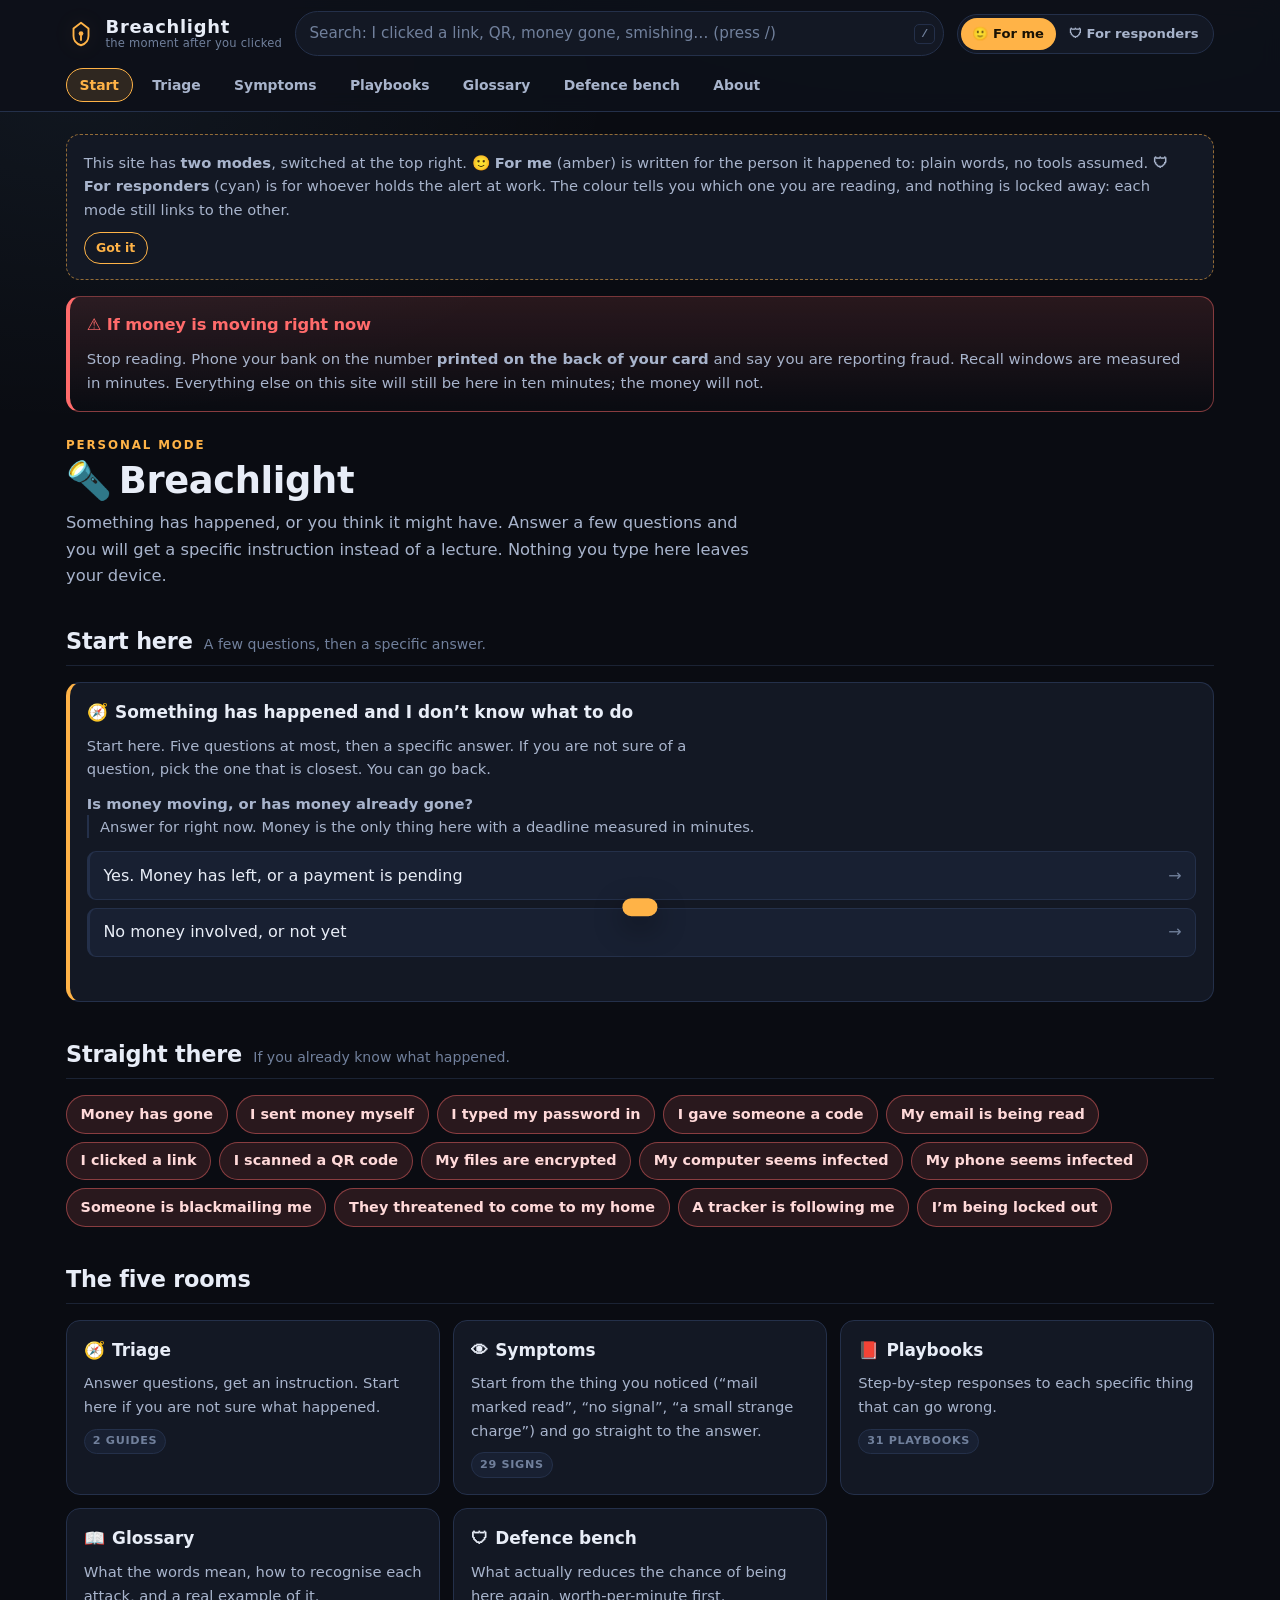
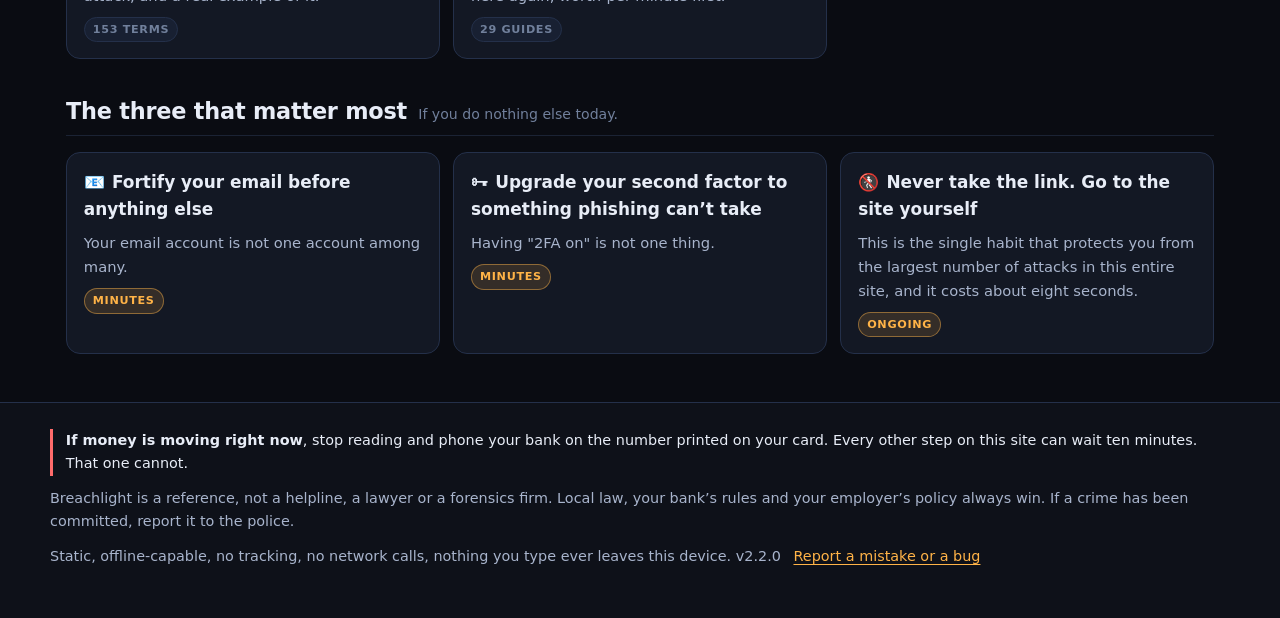
<file: index.html>
<!DOCTYPE html>
<html lang="en" data-aud="user">

<head>
    <meta charset="UTF-8">
    <meta name="viewport" content="width=device-width, initial-scale=1.0, viewport-fit=cover">
    <title>Breachlight · What to do the moment after you clicked</title>

    <meta name="description"
        content="Breachlight: incident triage for the moment after you clicked. Interactive decision trees for phishing, stolen passwords, missing money, malicious QR codes, hijacked accounts and ransomware, plus a plain-language glossary and a defence bench. Two modes: one for people, one for responders.">
    <meta name="theme-color" content="#0a0c12">
    <meta name="color-scheme" content="dark">
    <meta name="robots" content="index, follow">
    <link rel="canonical" href="https://breach.labidi.eu/">

    <!--
      OFFLINE POLICY
      No fonts, no CDNs, no analytics, no frameworks, no trackers. Every byte
      this page needs is in this folder. A page that tells you not to trust
      strange servers has no business calling any.
    -->
    <link rel="stylesheet" href="style.css?v=1">
    <link rel="manifest" href="manifest.webmanifest?v=1">
    <link rel="icon"
        href="data:image/svg+xml,%3Csvg xmlns='http://www.w3.org/2000/svg' viewBox='0 0 64 64'%3E%3Crect width='64' height='64' rx='12' fill='%230a0c12'/%3E%3Cpath d='M32 8 L48 20 v16 c0 10-7 17-16 20-9-3-16-10-16-20V20Z' fill='none' stroke='%23ffb347' stroke-width='3.5' stroke-linejoin='round'/%3E%3Ccircle cx='32' cy='31' r='5' fill='%23ffb347'/%3E%3Cpath d='M32 36v9' stroke='%23ffb347' stroke-width='3.5' stroke-linecap='round'/%3E%3C/svg%3E">
</head>

<body>
    <a class="skip" href="#main">Skip to content</a>

    <header class="hdr">
        <div class="hdr-row">
            <a class="brand" href="#/" aria-label="Breachlight: home">
                <span class="brand-mark" aria-hidden="true">
                    <svg viewBox="0 0 64 64" width="30" height="30">
                        <path d="M32 8 L48 20 v16 c0 10-7 17-16 20-9-3-16-10-16-20V20Z" fill="none"
                            stroke="currentColor" stroke-width="4" stroke-linejoin="round" />
                        <circle cx="32" cy="31" r="5" fill="currentColor" />
                        <path d="M32 36v9" stroke="currentColor" stroke-width="4" stroke-linecap="round" />
                    </svg>
                </span>
                <span class="brand-text">
                    <b>Breachlight</b>
                    <small>the moment after you clicked</small>
                </span>
            </a>

            <div class="hdr-search">
                <label class="sr-only" for="q">Search everything</label>
                <input id="q" type="search" autocomplete="off" spellcheck="false" enterkeyhint="search"
                    placeholder="Search: I clicked a link, QR, money gone, smishing… (press /)">
                <kbd class="search-kbd" aria-hidden="true">/</kbd>
            </div>

            <div class="hdr-tools">
                <div class="aud-switch" role="group" aria-label="Who is reading">
                    <button type="button" class="aud-btn" data-aud-set="user" aria-pressed="true">
                        <span aria-hidden="true">🙂</span> For me
                    </button>
                    <button type="button" class="aud-btn" data-aud-set="pro" aria-pressed="false">
                        <span aria-hidden="true">🛡</span> For responders
                    </button>
                </div>
                <button type="button" id="installBtn" class="icon-btn" hidden
                    title="Install Breachlight as an app on this device">⤓</button>
            </div>
        </div>

        <nav class="rail" id="rail" aria-label="Sections"></nav>
    </header>

    <div class="shell">
        <main id="main" tabindex="-1"></main>
    </div>

    <footer class="ftr">
        <p class="panic"><b>If money is moving right now</b>, stop reading and phone your bank on the
            number printed on your card. Every other step on this site can wait ten minutes. That one cannot.</p>
        <p>Breachlight is a reference, not a helpline, a lawyer or a forensics firm. Local law, your bank’s
            rules and your employer’s policy always win. If a crime has been committed, report it to the police.</p>
        <p class="muted">Static, offline-capable, no tracking, no network calls, nothing you type ever
        leaves this device. <span id="verLine"></span>
        <a class="ftr-link"
        href="mailto:breachlight@labidi.eu?subject=Breachlight%20feedback">Report a mistake or a bug</a>
        </p>
    </footer>

    <div id="toast" class="toast" role="status" aria-live="polite"></div>

    <script src="core.js?v=1"></script>

    <script src="data-terms.js?v=1"></script>
    <script src="data-defend.js?v=1"></script>
    <script src="data-plays.js?v=1"></script>
    <script src="data-trees.js?v=1"></script>
    <script src="data-logs.js?v=1"></script>
    <script src="data-ad-entra.js?v=1"></script>
    <script src="data-ad-entra-plays.js?v=1"></script>
    <script src="data-phish-plays.js?v=1"></script>

    <script src="pages.js?v=1"></script>
    <script src="app.js?v=1"></script>
</body>

</html>
</file>
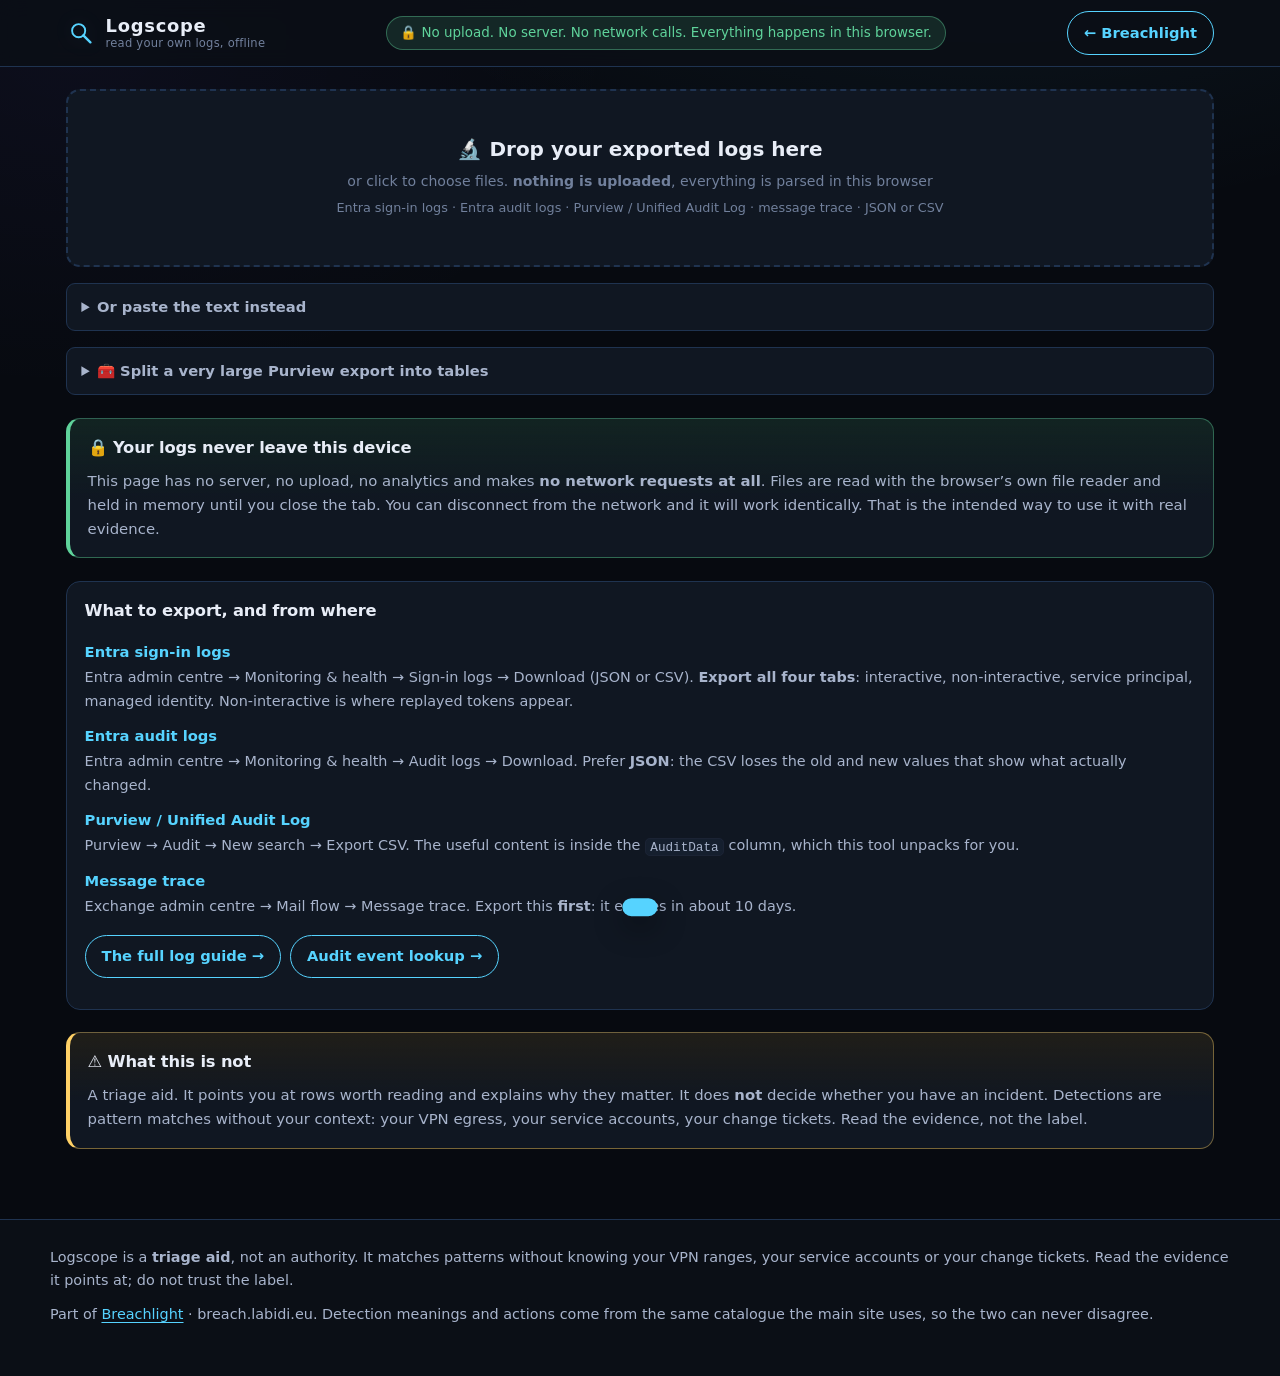
<file: logscope/index.html>
<!DOCTYPE html>
<html lang="en" data-aud="pro">

<head>
    <meta charset="UTF-8">
    <meta name="viewport" content="width=device-width, initial-scale=1.0, viewport-fit=cover">
    <title>Logscope · read your Entra and Purview logs offline</title>

    <meta name="description"
        content="Logscope: drop in exported Microsoft Entra sign-in logs, Entra audit logs, Purview Unified Audit Log or Exchange message trace and get a timeline, pivots and prioritised findings. Runs entirely in your browser; nothing is uploaded.">
    <meta name="theme-color" content="#070a10">
    <meta name="color-scheme" content="dark">
    <meta name="robots" content="index, follow">
    <link rel="canonical" href="https://breach.labidi.eu/logscope/">

    <!--
      OFFLINE POLICY: stricter here than anywhere else on the site.
      This page handles real incident evidence. It has no server, makes no
      network requests, and loads nothing from outside this folder and its
      parent. If you are reviewing this file and see a URL to anywhere, that
      is a bug and a serious one.
    -->
    <link rel="stylesheet" href="../style.css?v=1">
    <link rel="stylesheet" href="logscope.css?v=1">
    <link rel="icon"
        href="data:image/svg+xml,%3Csvg xmlns='http://www.w3.org/2000/svg' viewBox='0 0 64 64'%3E%3Crect width='64' height='64' rx='12' fill='%23070a10'/%3E%3Ccircle cx='27' cy='27' r='14' fill='none' stroke='%2356d3ff' stroke-width='4'/%3E%3Cpath d='M37 37 L52 52' stroke='%2356d3ff' stroke-width='5' stroke-linecap='round'/%3E%3C/svg%3E">
</head>

<body class="logscope">
    <a class="skip" href="#out">Skip to the tool</a>

    <header class="hdr">
        <div class="hdr-row">
            <a class="brand" href="../" aria-label="Back to Breachlight">
                <span class="brand-mark" aria-hidden="true">
                    <svg viewBox="0 0 64 64" width="30" height="30">
                        <circle cx="27" cy="27" r="14" fill="none" stroke="currentColor" stroke-width="4" />
                        <path d="M37 37 L52 52" stroke="currentColor" stroke-width="5" stroke-linecap="round" />
                    </svg>
                </span>
                <span class="brand-text">
                    <b>Logscope</b>
                    <small>read your own logs, offline</small>
                </span>
            </a>

            <p class="hdr-note">
                <span aria-hidden="true">🔒</span>
                No upload. No server. No network calls. Everything happens in this browser.
            </p>

            <div class="hdr-tools">
                <a class="btn ghost" href="../">← Breachlight</a>
            </div>
        </div>
    </header>

    <div class="shell">
        <main id="out" tabindex="-1"></main>
    </div>

    <footer class="ftr">
        <p>Logscope is a <b>triage aid</b>, not an authority. It matches patterns without knowing your VPN ranges,
            your service accounts or your change tickets. Read the evidence it points at; do not trust the label.</p>
        <p class="muted">Part of <a href="../">Breachlight</a> · breach.labidi.eu. Detection meanings and actions come from
            the same catalogue the main site uses, so the two can never disagree.</p>
    </footer>

    <div id="toast" class="toast" role="status" aria-live="polite"></div>

    <script src="../core.js?v=1"></script>
    <script src="../data-logs.js?v=1"></script>
    <script src="parse.js?v=1"></script>
    <script src="split.js?v=1"></script>
    <script src="rules.js?v=1"></script>
    <script src="app.js?v=1"></script>
</body>

</html>
</file>
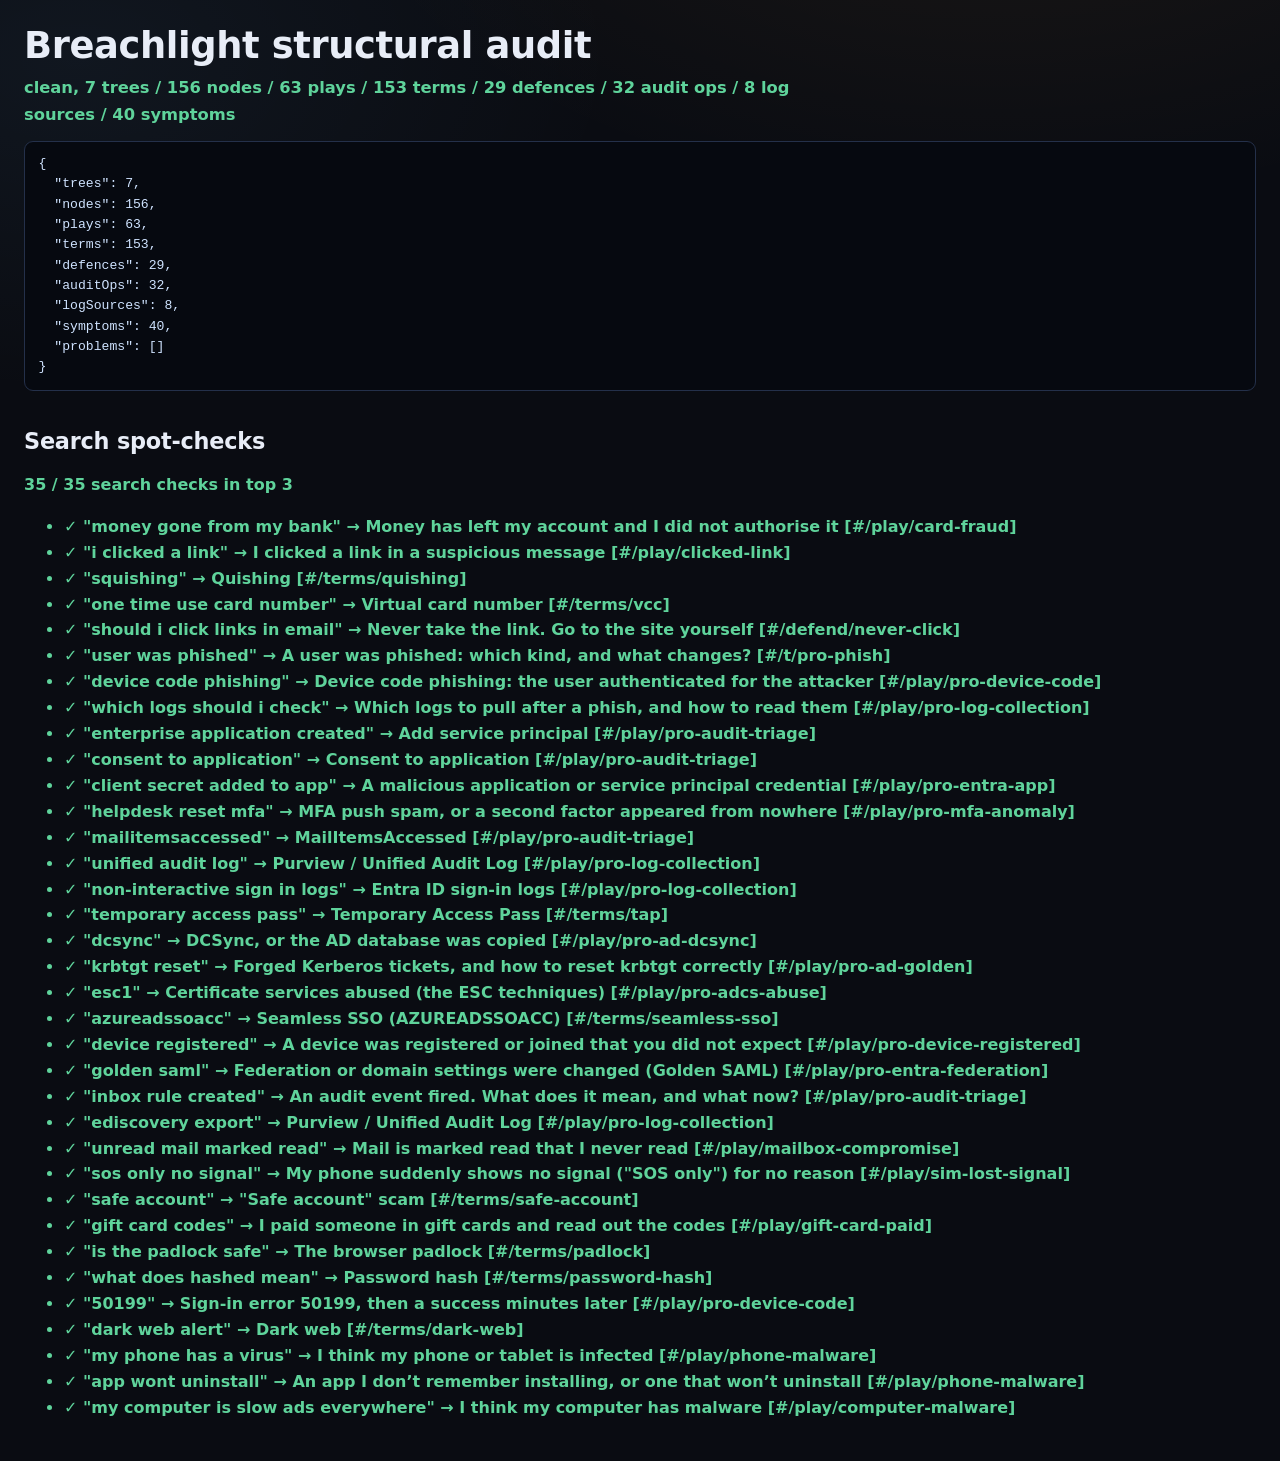
<file: audit.html>
<!DOCTYPE html>
<html lang="en" data-aud="pro">

<head>
    <meta charset="UTF-8">
    <meta name="viewport" content="width=device-width, initial-scale=1.0">
    <title>Breachlight structural audit</title>
    <!--
      Dev harness. Loads the real site scripts against a minimal shell and
      prints BL.audit(), so the structure can be verified headlessly:

        powershell -File logscope/run-selftest.ps1 -Url http://127.0.0.1:8877/audit.html

      Not linked from the site and not in the service worker shell.
      There is precedent for this pattern in workshop/personality-library.
    -->
    <link rel="stylesheet" href="style.css?v=1">
    <style>
        body {
            padding: 1.5rem
        }

        pre {
            white-space: pre-wrap
        }

        .ok {
            color: #5fd39b;
            font-weight: 700
        }

        .bad {
            color: #ff6b6b;
            font-weight: 700
        }
    </style>
</head>

<body>
    <h1>Breachlight structural audit</h1>
    <p id="verdict" class="lede">running…</p>
    <pre id="result"></pre>
    <h2>Search spot-checks</h2>
    <ul id="searchResults"></ul>

    <!-- the element ids app.js expects, so boot() completes normally -->
    <div hidden>
        <nav id="rail"></nav>
        <main id="main"></main>
        <input id="q">
        <button id="installBtn" hidden></button>
        <span id="verLine"></span>
        <div id="toast"></div>
        <button data-aud-set="user"></button>
        <button data-aud-set="pro"></button>
    </div>

    <script src="core.js?v=1"></script>

    <script src="data-terms.js?v=1"></script>
    <script src="data-defend.js?v=1"></script>
    <script src="data-plays.js?v=1"></script>
    <script src="data-trees.js?v=1"></script>
    <script src="data-logs.js?v=1"></script>
    <script src="data-ad-entra.js?v=1"></script>
    <script src="data-ad-entra-plays.js?v=1"></script>
    <script src="data-phish-plays.js?v=1"></script>

    <script src="pages.js?v=1"></script>
    <script src="app.js?v=1"></script>

    <script>
        document.addEventListener('DOMContentLoaded', function () {
            var r = window.BL.audit();
            var v = document.getElementById('verdict');
            v.textContent = r.problems.length
                ? r.problems.length + ' PROBLEM(S)'
                : 'clean, ' + r.trees + ' trees / ' + r.nodes + ' nodes / ' + r.plays + ' plays / ' +
                r.terms + ' terms / ' + r.defences + ' defences / ' + r.auditOps + ' audit ops / ' +
                r.logSources + ' log sources / ' + r.symptoms + ' symptoms';
            v.className = r.problems.length ? 'lede bad' : 'lede ok';
            document.getElementById('result').textContent =
                r.problems.length ? r.problems.join('\n'): JSON.stringify(r, null, 2);

            /* Search must find the thing people actually type. A structurally
               perfect site that nobody can search is still broken.
               Asserted on the DESTINATION, not the title: the audit-operation
               entries and the page that lists them share a href, and either
               landing is correct. */
            var CHECKS = [
                ['money gone from my bank', '#/play/card-fraud'],
                ['i clicked a link', '#/play/clicked-link'],
                ['squishing', '#/terms/quishing'],
                ['one time use card number', '#/terms/vcc'],
                ['should i click links in email', '#/defend/never-click'],
                ['user was phished', '#/t/pro-phish'],
                ['device code phishing', '#/play/pro-device-code'],
                ['which logs should i check', '#/play/pro-log-collection'],
                ['enterprise application created', '#/play/pro-audit-triage'],
                ['consent to application', '#/play/pro-audit-triage'],
                ['client secret added to app', '#/play/pro-audit-triage'],
                ['helpdesk reset mfa', '#/play/pro-helpdesk'],
                ['mailitemsaccessed', '#/play/pro-audit-triage'],
                ['unified audit log', '#/play/pro-log-collection'],
                ['non-interactive sign in logs', '#/play/pro-log-collection'],
                ['temporary access pass', '#/terms/tap'],
                ['dcsync', '#/play/pro-ad-dcsync'],
                ['krbtgt reset', '#/play/pro-ad-golden'],
                ['esc1', '#/terms/adcs-esc'],
                ['azureadssoacc', '#/terms/seamless-sso'],
                ['device registered', '#/play/pro-device-registered'],
                ['golden saml', '#/play/pro-entra-federation'],
                ['inbox rule created', '#/play/pro-audit-triage'],
                ['ediscovery export', '#/play/pro-audit-triage'],
                ['unread mail marked read', '#/play/mailbox-compromise'],
                ['sos only no signal', '#/play/sim-lost-signal'],
                ['safe account', '#/terms/safe-account'],
                ['gift card codes', '#/play/gift-card-paid'],
                ['is the padlock safe', '#/terms/padlock'],
                ['what does hashed mean', '#/terms/password-hash'],
                ['50199', '#/play/pro-device-code'],
                ['dark web alert', '#/terms/dark-web'],
                ['my phone has a virus', '#/play/phone-malware'],
                ['app wont uninstall', '#/play/phone-malware'],
                ['my computer is slow ads everywhere', '#/play/computer-malware']
            ];
            var ul = document.getElementById('searchResults'), pass = 0;
            CHECKS.forEach(function (c) {
                var hits = window.BL.search(c[0]);
                var top = hits.length ? hits[0].it.title + ' [' + hits[0].it.href + ']' : '(nothing)';
                var top3 = hits.slice(0, 3).map(function (h) { return h.it.href; });
                var good = top3.indexOf(c[1]) >= 0;
                if (good) pass++;
                var li = document.createElement('li');
                li.className = good ? 'ok' : 'bad';
                li.textContent = (good ? '✓ ' : '✗ ') + '"' + c[0] + '" → ' + top +
                    (good ? '' : ' (wanted: ' + c[1] + ')');
                ul.appendChild(li);
            });
            var h = document.createElement('p');
            h.className = pass === CHECKS.length ? 'ok' : 'bad';
            h.id = 'searchVerdict';
            h.textContent = pass + ' / ' + CHECKS.length + ' search checks in top 3';
            ul.parentNode.insertBefore(h, ul);
        });
    </script>
</body>

</html>
</file>
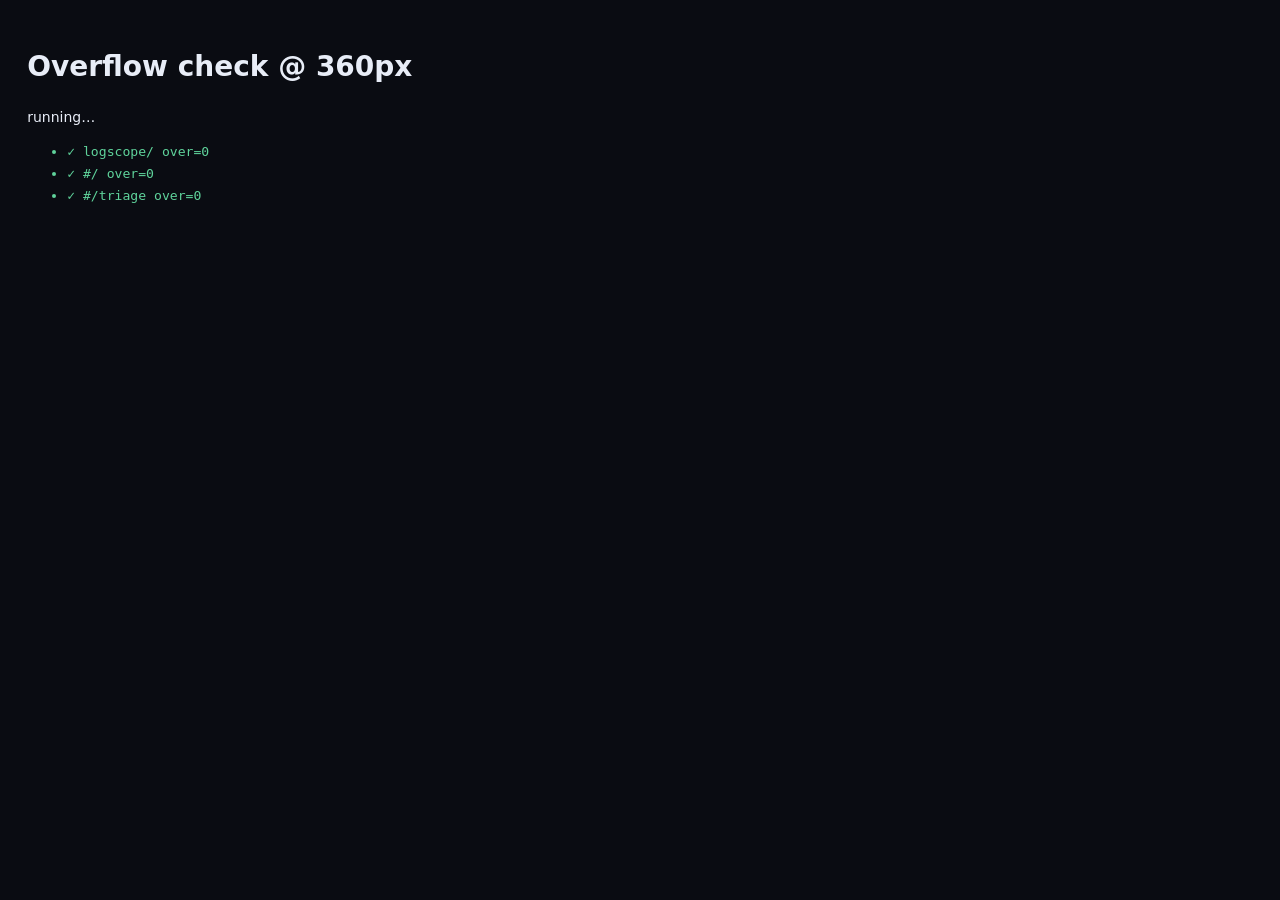
<file: overflow.html>
<!DOCTYPE html>
<html lang="en">

<head>
    <meta charset="UTF-8">
    <meta name="viewport" content="width=device-width, initial-scale=1.0">
    <title>Breachlight overflow check</title>
    <!--
      Dev harness. Loads each route in a 360px-wide iframe and reports
      scrollWidth vs clientWidth, plus the widest offending elements.
      Same origin, so the measurement is real rather than inferred.

        powershell -File logscope/run-selftest.ps1 -Url http://127.0.0.1:8877/overflow.html

      Not linked from the site and not in the service worker shell.
    -->
    <style>
        body {
            font: 14px/1.5 system-ui, sans-serif;
            background: #0a0c12;
            color: #e8edf7;
            padding: 1.2rem;
        }

        li {
            font-family: ui-monospace, monospace;
            font-size: .82rem;
            margin: .15rem 0;
        }

        .pass {
            color: #5fd39b;
        }

        .fail {
            color: #ff6b6b;
            font-weight: 700;
        }

        iframe {
            height: 720px;
            border: 0;
            position: absolute;
            left: -10000px;
        }
    </style>
</head>

<body>
    <h1>Overflow check</h1>
    <p id="verdict">running…</p>
    <ul id="results"></ul>

    <script>
        (function () {
            'use strict';
            var WIDTH = parseInt((location.search.match(/[?&]w=(\d+)/) || [])[1], 10) || 360;
            document.querySelector('h1').textContent = 'Overflow check @ ' + WIDTH + 'px';
            var ROUTES = [
                'logscope/',
                '#/', '#/triage', '#/signs', '#/plays', '#/terms', '#/defend', '#/about',
                '#/t/pro-phish', '#/t/pro-dir', '#/t/pro-rebuild', '#/t/start', '#/t/verify',
                '#/play/pro-log-collection', '#/play/pro-audit-triage', '#/play/pro-device-code',
                '#/play/pro-helpdesk', '#/play/pro-device-registered', '#/play/pro-ad-tier0',
                '#/play/pro-ad-golden', '#/play/pro-entra-app', '#/play/pro-user-clicked',
                '#/play/entered-password', '#/play/money-transfer', '#/play/gift-card-paid',
                '#/play/phone-malware', '#/play/computer-malware',
                '#/defend/ad-hardening', '#/defend/entra-hardening', '#/defend/virtual-cards',
                '#/q/device%20code'
            ];

            var results = [], i = 0;
            var list = document.getElementById('results');

            function finish() {
                var bad = results.filter(function (r) { return r.over > 2; });
                var v = document.getElementById('verdict');
                v.textContent = bad.length
                    ? bad.length + ' of ' + results.length + ' routes OVERFLOW at ' + WIDTH + 'px'
                    : 'clean, no horizontal overflow on ' + results.length + ' routes at ' + WIDTH + 'px';
                v.className = bad.length ? 'fail' : 'pass';
            }

            function next() {
                if (i >= ROUTES.length) { finish(); return; }
                var route = ROUTES[i++];
                var url = route.indexOf('#') === 0 ? 'index.html' + route : route;
                var f = document.createElement('iframe');
                f.style.width = WIDTH + 'px';
                f.src = url;
                document.body.appendChild(f);

                var done = false;
                var check = function () {
                    if (done) return;
                    done = true;
                    var over = 0, widest = '';
                    try {
                        var d = f.contentDocument;
                        over = d.documentElement.scrollWidth - d.documentElement.clientWidth;
                        if (over > 2) {
                            var vw = f.contentWindow.innerWidth;
                            var offenders = [].slice.call(d.querySelectorAll('body *')).map(function (e) {
                                    var r = e.getBoundingClientRect();
                                    return { e: e, w: Math.round(r.width), right: Math.round(r.right) };
                                }).filter(function (x) { return x.right > vw + 1 || x.w > vw + 1; }).sort(function (a, b) { return b.right - a.right; }).slice(0, 3);
                            widest = offenders.map(function (x) {
                                return x.e.tagName.toLowerCase() +
                                    (x.e.className && typeof x.e.className === 'string' ? '.' + x.e.className.split(' ').join('.'): '') +
                                    ' w=' + x.w + ' right=' + x.right;
                            }).join(' | ');
                        }
                    } catch (err) { widest = 'error: ' + err.message; }

                    results.push({ route: route, over: over, widest: widest });
                    var li = document.createElement('li');
                    li.className = over > 2 ? 'fail' : 'pass';
                    li.textContent = (over > 2 ? '✗ ' : '✓ ') + route + ' over=' + over + (widest ? ' ' + widest : '');
                    list.appendChild(li);
                    f.remove();
                    setTimeout(next, 30);
                };

                f.onload = function () { setTimeout(check, 120); };
                setTimeout(check, 2500); // safety net
            }
            next();
        })();
    </script>
</body>

</html>
</file>
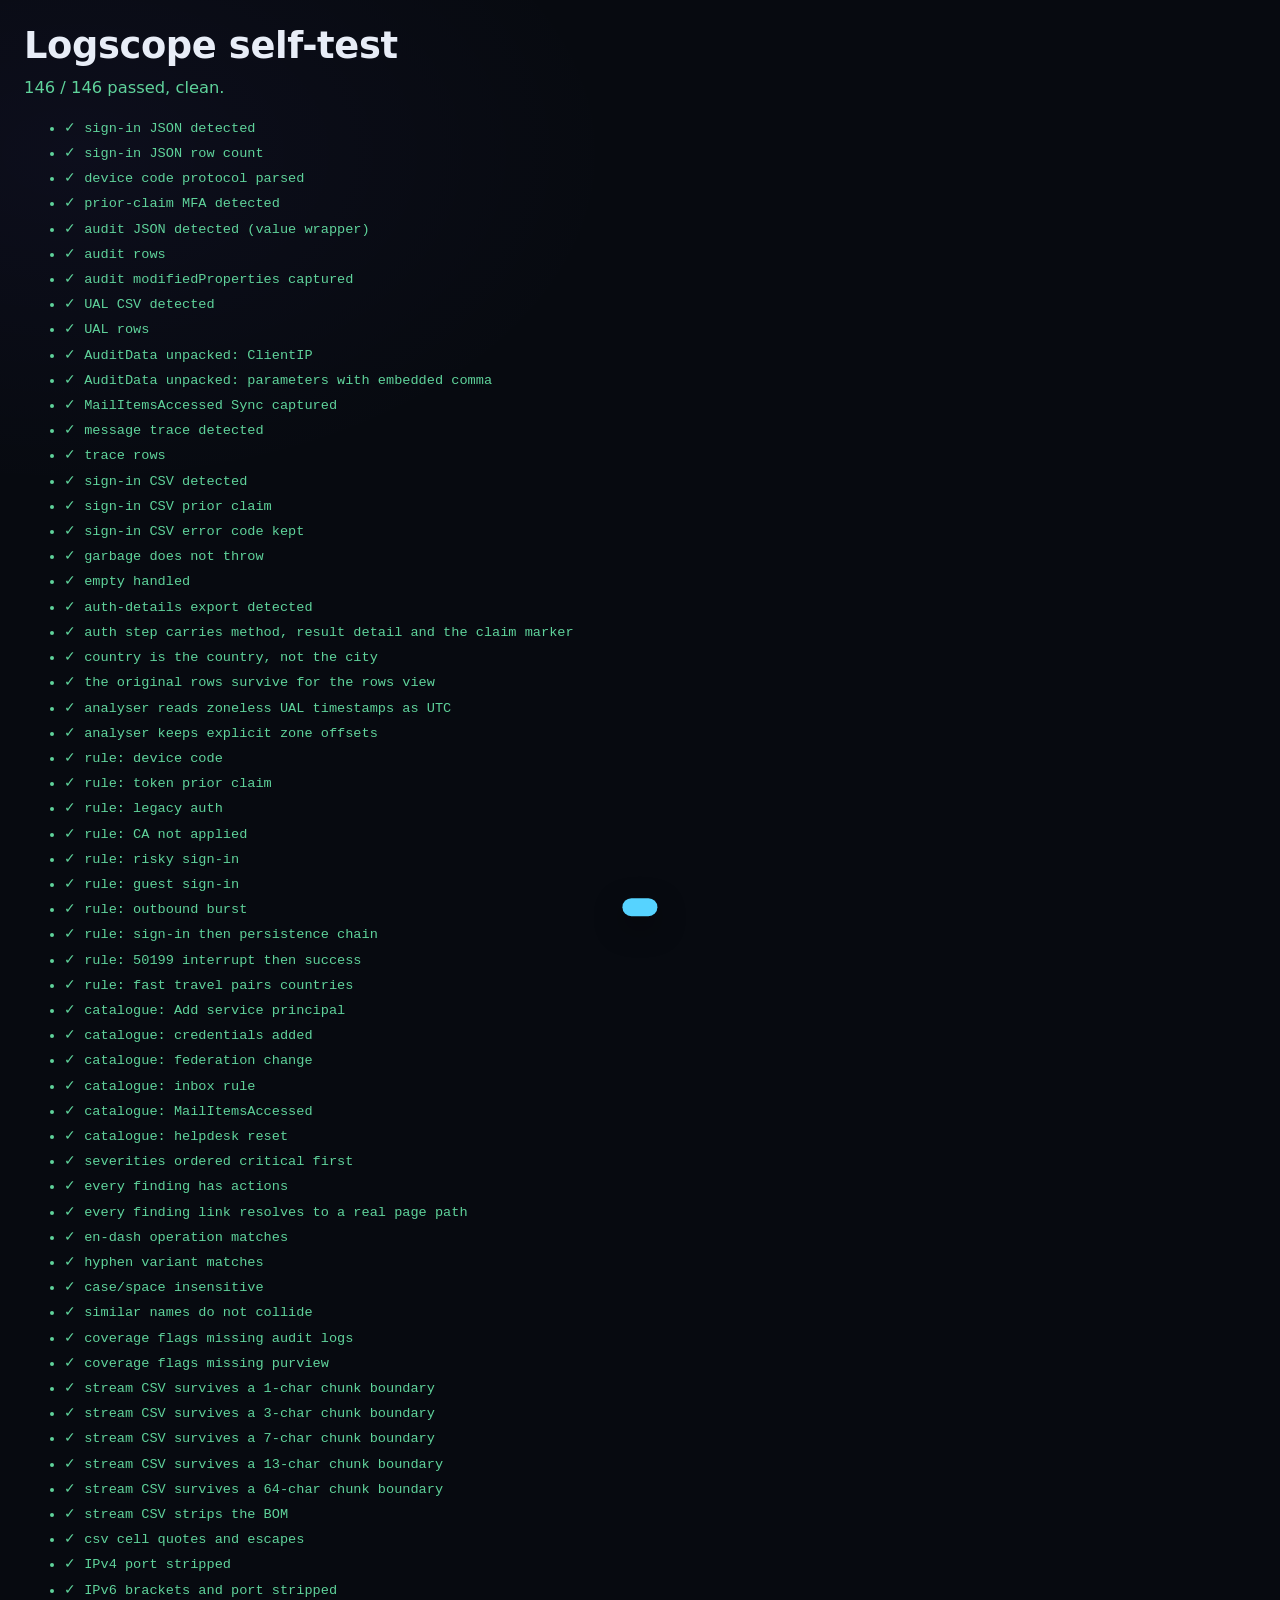
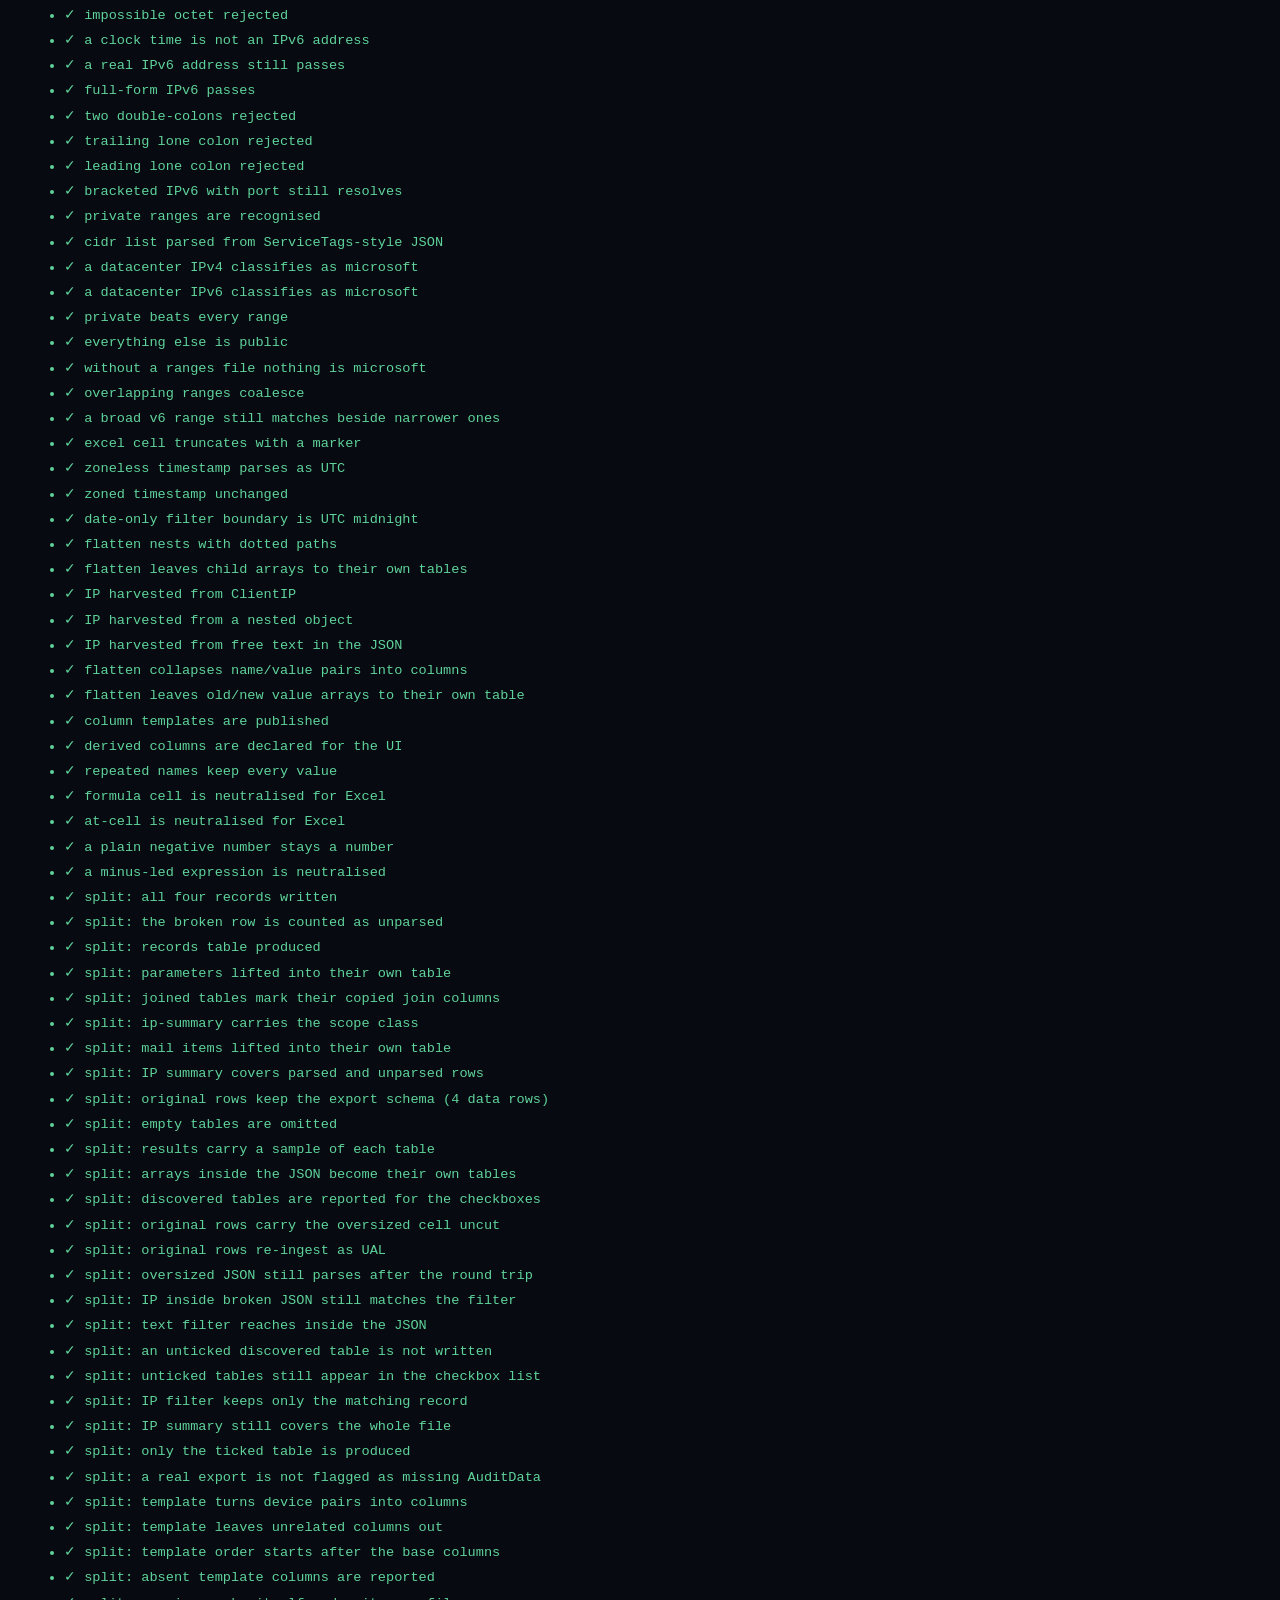
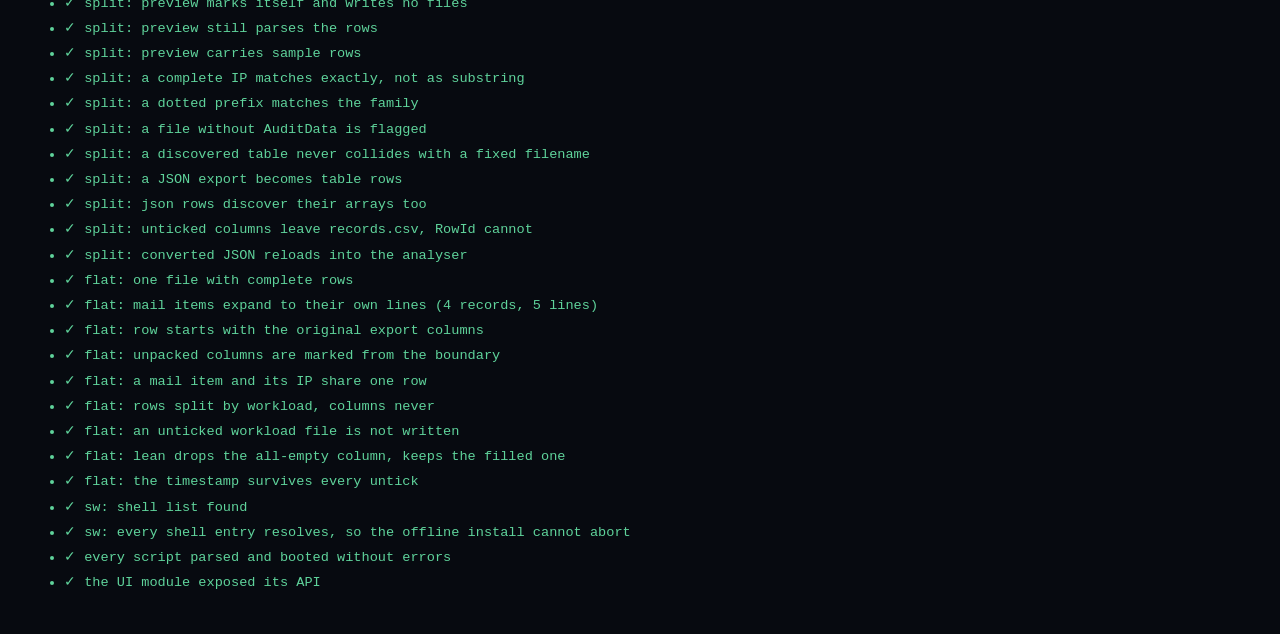
<file: logscope/selftest.html>
<!DOCTYPE html>
<html lang="en">

<head>
    <meta charset="UTF-8">
    <meta name="viewport" content="width=device-width, initial-scale=1.0">
    <title>Logscope self-test</title>
    <!--
      Dev-only harness. Feeds synthetic exports of every supported format
      through parse.js and rules.js and asserts the results, so the tool can be
      verified without needing real tenant evidence.

      Not linked from anywhere and not in the service worker shell.
      Open /logscope/selftest.html and read the page.
    -->
    <link rel="stylesheet" href="../style.css?v=1">
    <style>
        body {
            padding: 1.5rem;
        }

        .pass {
            color: #5fd39b;
        }

        .fail {
            color: #ff6b6b;
            font-weight: 700;
        }

        li {
            font-family: ui-monospace, monospace;
            font-size: .85rem;
            margin: .2rem 0;
        }
    </style>
</head>

<body>
    <h1>Logscope self-test</h1>
    <p id="summary" class="lede">running…</p>
    <ul id="results"></ul>
    <div id="toast" class="toast"></div>
    <!-- app.js boots against this, so the self-test executes the UI file too;
         a syntax error in it once shipped because nothing here loaded it. -->
    <main id="out" hidden></main>

    <script>
        window.__SCRIPT_ERRORS = [];
        window.addEventListener('error', function (e) {
            var msg = (e.filename || '?') + ': ' + e.message;
            window.__SCRIPT_ERRORS.push(msg);
            /* Surface it immediately: headless dumps cannot wait for the
               suite's own render if the async chain has already died. */
            var s = document.getElementById('summary');
            if (s) s.textContent = 'SCRIPT ERROR: ' + msg;
        });
        window.addEventListener('unhandledrejection', function (e) {
            var msg = 'unhandled rejection: ' + (e.reason && e.reason.message ? e.reason.message : e.reason);
            window.__SCRIPT_ERRORS.push(msg);
            var s = document.getElementById('summary');
            if (s) s.textContent = 'SCRIPT ERROR: ' + msg;
        });
    </script>
    <script src="../core.js?v=1"></script>
    <script src="../data-logs.js?v=1"></script>
    <script src="parse.js?v=1"></script>
    <script src="split.js?v=1"></script>
    <script src="rules.js?v=1"></script>
    <script src="app.js?v=1"></script>
    <script>
        (function () {
            'use strict';
            const results = [];
            const ok = (name, cond, extra) => results.push({ name, cond: !!cond, extra: extra || '' });

            /* ---------------- fixtures ---------------- */

            const signinJson = JSON.stringify([
                {
                    createdDateTime: '2026-07-28T09:14:02Z', userPrincipalName: 'jo@contoso.com',
                    ipAddress: '203.0.113.9', location: { countryOrRegion: 'NL' },
                    appDisplayName: 'Microsoft Office', resourceDisplayName: 'Microsoft Graph',
                    authenticationProtocol: 'deviceCode', conditionalAccessStatus: 'notApplied',
                    status: { errorCode: 0 }, isInteractive: true, userAgent: 'python-requests/2.31',
                    authenticationDetails: [{ authenticationMethod: 'Password', succeeded: true }],
                    riskLevelDuringSignIn: 'none', deviceDetail: {}, userType: 'Member'
                },
                {
                    createdDateTime: '2026-07-28T09:31:44Z', userPrincipalName: 'jo@contoso.com',
                    ipAddress: '198.51.100.7', location: { countryOrRegion: 'SG' },
                    appDisplayName: 'Office 365 Exchange Online', status: { errorCode: 0 },
                    isInteractive: false, conditionalAccessStatus: 'success',
                    authenticationDetails: [{ authenticationStepResultDetail: 'MFA requirement satisfied by claim in the token, previously satisfied' }],
                    riskLevelDuringSignIn: 'high', deviceDetail: {}, userType: 'Member'
                },
                {
                    createdDateTime: '2026-07-28T08:00:00Z', userPrincipalName: 'ann@contoso.com',
                    ipAddress: '198.51.100.7', location: { countryOrRegion: 'BR' },
                    appDisplayName: 'Exchange ActiveSync', clientAppUsed: 'Exchange ActiveSync',
                    status: { errorCode: 0 }, isInteractive: true, deviceDetail: {}, userType: 'Guest'
                }
            ]);

            const auditJson = JSON.stringify({
                value: [
                    {
                        activityDateTime: '2026-07-28T09:40:10Z', activityDisplayName: 'Add service principal',
                        category: 'ApplicationManagement', result: 'success',
                        initiatedBy: { user: { userPrincipalName: 'jo@contoso.com', ipAddress: '198.51.100.7' } },
                        targetResources: [{ displayName: 'Mail Backup Pro', type: 'ServicePrincipal', modifiedProperties: [] }]
                    },
                    {
                        activityDateTime: '2026-07-28T09:41:02Z',
                        activityDisplayName: 'Add service principal credentials', result: 'success',
                        initiatedBy: { user: { userPrincipalName: 'jo@contoso.com', ipAddress: '198.51.100.7' } },
                        targetResources: [{ displayName: 'Mail Backup Pro', modifiedProperties: [{ displayName: 'KeyDescription', oldValue: '[]', newValue: '["expires 2099"]' }] }]
                    },
                    {
                        activityDateTime: '2026-07-28T10:02:00Z', activityDisplayName: 'Set domain authentication',
                        result: 'success', initiatedBy: { user: { userPrincipalName: 'adm@contoso.com', ipAddress: '198.51.100.7' } },
                        targetResources: [{ displayName: 'contoso.com' }]
                    },
                    {
                        activityDateTime: '2026-07-28T11:00:00Z', activityDisplayName: 'Admin registered security info',
                        result: 'success', initiatedBy: { user: { userPrincipalName: 'help@contoso.com', ipAddress: '10.1.1.5' } },
                        targetResources: [{ userPrincipalName: 'cfo@contoso.com' }]
                    }
                ]
            });

            /* Purview CSV with a quoted AuditData JSON column containing commas
               and escaped quotes: the case a naive split destroys. */
            const ualCsv = 'CreationDate,UserIds,Operations,AuditData\r\n' +
                '2026-07-28T09:45:00Z,jo@contoso.com,New-InboxRule,' +
                '"{""CreationTime"":""2026-07-28T09:45:00"",""Operation"":""New-InboxRule"",""ClientIP"":""198.51.100.7"",""UserId"":""jo@contoso.com"",""Workload"":""Exchange"",""Parameters"":[{""Name"":""Name"",""Value"":"".""},{""Name"":""MoveToFolder"",""Value"":""RSS Feeds""},{""Name"":""SubjectContainsWords"",""Value"":""invoice, payment""}]}"\r\n' +
                '2026-07-28T09:50:00Z,jo@contoso.com,MailItemsAccessed,' +
                '"{""CreationTime"":""2026-07-28T09:50:00"",""Operation"":""MailItemsAccessed"",""ClientIP"":""198.51.100.7"",""UserId"":""jo@contoso.com"",""MailAccessType"":""Sync"",""Folders"":[{""Path"":""\\\\Inbox"",""FolderItems"":[{""InternetMessageId"":""<a@b>""}]}]}"\r\n';

            const traceCsv = 'date_time,sender_address,recipient_address,subject,status,from_ip\r\n' +
                Array.from({ length: 30 }, (_, i) =>
                `2026-07-28T10:0${i % 10}:00Z,jo@contoso.com,victim${i}@partner.com,"Invoice, updated",Delivered,198.51.100.7`).join('\r\n') + '\r\n';

            const signinCsv = '"Date (UTC)","Username","Application","IP address","Location","Status","Sign-in error code","Client app","Authentication Protocol","Conditional Access","Multifactor authentication result"\r\n' +
                '"2026-07-28T12:00:00Z","bob@contoso.com","Azure Portal","203.0.113.44","US","Success","0","Browser","","Success","MFA requirement satisfied by claim in the token"\r\n' +
                '"2026-07-28T13:00:00Z","eve@contoso.com","Microsoft Office","203.0.113.80","FR","Failure","50199","Browser","","",""\r\n' +
                '"2026-07-28T13:07:00Z","eve@contoso.com","Microsoft Office","198.51.100.99","FR","Success","0","Browser","","Success",""\r\n';

            /* ---------------- format detection ---------------- */

            const rSignin = LS_PARSE.parseText(signinJson, 'signins.json');
            ok('sign-in JSON detected', rSignin.kind === 'signin', rSignin.kind);
            ok('sign-in JSON row count', rSignin.events.length === 3, rSignin.events.length);
            ok('device code protocol parsed', rSignin.events[0].proto === 'deviceCode', rSignin.events[0].proto);
            ok('prior-claim MFA detected', rSignin.events.some(e => e.mfa === 'prior'));

            const rAudit = LS_PARSE.parseText(auditJson, 'audit.json');
            ok('audit JSON detected (value wrapper)', rAudit.kind === 'audit', rAudit.kind);
            ok('audit rows', rAudit.events.length === 4, rAudit.events.length);
            ok('audit modifiedProperties captured', (rAudit.events[1].extra.mods || []).length === 1);

            const rUal = LS_PARSE.parseText(ualCsv, 'ual.csv');
            ok('UAL CSV detected', rUal.kind === 'ual', rUal.kind);
            ok('UAL rows', rUal.events.length === 2, rUal.events.length);
            ok('AuditData unpacked: ClientIP', rUal.events[0].actorIp === '198.51.100.7', rUal.events[0].actorIp);
            ok('AuditData unpacked: parameters with embedded comma',
                (rUal.events[0].extra.params.SubjectContainsWords || '') === 'invoice, payment',
                rUal.events[0].extra.params.SubjectContainsWords);
            ok('MailItemsAccessed Sync captured', rUal.events[1].extra.mailAccessType === 'Sync');

            const rTrace = LS_PARSE.parseText(traceCsv, 'trace.csv');
            ok('message trace detected', rTrace.kind === 'trace', rTrace.kind);
            ok('trace rows', rTrace.events.length === 30, rTrace.events.length);

            const rSigninCsv = LS_PARSE.parseText(signinCsv, 'signins.csv');
            ok('sign-in CSV detected', rSigninCsv.kind === 'signin', rSigninCsv.kind);
            ok('sign-in CSV prior claim', rSigninCsv.events[0].mfa === 'prior', rSigninCsv.events[0].mfa);
            ok('sign-in CSV error code kept', rSigninCsv.events[1].result === 'failure 50199', rSigninCsv.events[1].result);

            ok('garbage does not throw', (function () {
                try { LS_PARSE.parseText('%%%not a log%%%', 'x.txt'); return true; } catch (e) { return false; }
            })());
            ok('empty handled', LS_PARSE.parseText('', 'e.txt').kind === 'empty');

            /* The Authentication Details tab export: method and result per
               step, no user or IP columns. Schema from a real export. */
            const rAuth = LS_PARSE.parseText(
                'Request ID,Date,Authentication method,Authentication method detail,Succeeded,Result detail,Requirement\n' +
                'dda13589-d867-4e9a-901e-50c262c25c00,2026-07-28T11:42:50Z,Password,Password Hash Sync,true,Correct password,\n' +
                '0b66bae6-aba4-41f3-8741-9064efb95500,2026-07-17T14:55:17Z,Previously satisfied,,true,First factor requirement satisfied by claim in the token,00000000-0000-0000-0000-000000000002\n' +
                'aa11aa11-0000-0000-0000-000000000000,2026-07-16T08:00:00Z,Password,Password Hash Sync,false,Invalid username or password or Invalid on-premise username or password.,\n',
                'InteractiveSignIns_AuthDetails_x.csv');
            ok('auth-details export detected', rAuth.kind === 'signin-auth' && rAuth.events.length === 3,
                rAuth.kind + '/' + rAuth.events.length);
            ok('auth step carries method, result detail and the claim marker',
                rAuth.events[1].mfa === 'prior' && rAuth.events[2].result.indexOf('failure') === 0 &&
                rAuth.events[0].extra.requestId === 'dda13589-d867-4e9a-901e-50c262c25c00',
                rAuth.events[1].mfa + '/' + rAuth.events[2].result);

            /* Two cities in one country are one country, not two. */
            const rLoc = LS_PARSE.parseText(
                'Date (UTC),Username,IP address,Application,Location,Status\n' +
                '2026-07-28T11:00:00Z,kim@x.be,81.164.55.10,Office,"Merelbeke, Oost-Vlaanderen, BE",Success\n' +
                '2026-07-28T12:00:00Z,kim@x.be,81.164.55.11,Office,"Gent, Oost-Vlaanderen, BE",Success\n',
                'signins.csv');
            ok('country is the country, not the city',
                rLoc.events[0].country === 'BE' && rLoc.events[1].country === 'BE' &&
                rLoc.events[0].extra.location === 'Merelbeke, Oost-Vlaanderen, BE',
                rLoc.events[0].country + '/' + rLoc.events[0].extra.location);
            ok('the original rows survive for the rows view',
                rLoc.table && rLoc.table.total === 2 && rLoc.table.header[4] === 'Location' &&
                rLoc.table.rows[0][4] === 'Merelbeke, Oost-Vlaanderen, BE',
                rLoc.table && JSON.stringify(rLoc.table.header));

            /* Zoneless UAL timestamps are UTC; parsing them as local time
               misaligns them against zoned Entra rows. */
            const rTz = LS_PARSE.parseText(
                'CreationDate,UserIds,Operations,AuditData\n' +
                '2026-08-11T09:15:00,a@example.org,UserLoggedIn,"{""CreationTime"":""2026-08-11T09:15:00"",""Operation"":""UserLoggedIn"",""UserId"":""a@example.org""}"',
                'tz.csv');
            ok('analyser reads zoneless UAL timestamps as UTC',
                rTz.events[0].ts && rTz.events[0].ts.toISOString() === '2026-08-11T09:15:00.000Z',
                rTz.events[0].ts && rTz.events[0].ts.toISOString());
            const rTz2 = LS_PARSE.parseText(
                '[{"userPrincipalName":"a@example.org","appDisplayName":"App","createdDateTime":"2026-08-11T09:15:00+02:00","status":{"errorCode":0}}]',
                'z.json');
            ok('analyser keeps explicit zone offsets',
                rTz2.events[0].ts && rTz2.events[0].ts.toISOString() === '2026-08-11T07:15:00.000Z',
                rTz2.events[0].ts && rTz2.events[0].ts.toISOString());

            /* ---------------- rules ---------------- */

            const all = [].concat(rSignin.events, rAudit.events, rUal.events, rTrace.events, rSigninCsv.events).sort((a, b) => (a.ts ? a.ts.getTime(): 0) - (b.ts ? b.ts.getTime(): 0));
            const findings = LS_RULES.run(all);
            const has = id => findings.some(f => f.id === id);

            ok('rule: device code', has('device-code'));
            ok('rule: token prior claim', has('token-prior-claim'));
            ok('rule: legacy auth', has('legacy-auth'));
            ok('rule: CA not applied', has('ca-not-applied'));
            ok('rule: risky sign-in', has('risky-signin'));
            ok('rule: guest sign-in', has('guest-signin'));
            ok('rule: outbound burst', has('outbound-burst'));
            ok('rule: sign-in then persistence chain', has('chain'));
            ok('rule: 50199 interrupt then success', has('interrupt-then-success'));
            ok('rule: fast travel pairs countries', (function () {
                const f = findings.filter(x => x.id === 'fast-travel')[0];
                return f && f.groups.some(g => /NL then SG|SG then NL/.test(g.detail));
            })());

            ok('catalogue: Add service principal', has('op:Add service principal'));
            ok('catalogue: credentials added', has('op:Add service principal credentials'));
            ok('catalogue: federation change', has('op:Set domain authentication'));
            ok('catalogue: inbox rule', has('op:New-InboxRule'));
            ok('catalogue: MailItemsAccessed', has('op:MailItemsAccessed'));
            ok('catalogue: helpdesk reset', has('op:Admin registered security info'));

            ok('severities ordered critical first', findings.length && findings[0].sev === 'critical', findings[0] && findings[0].sev);
            ok('every finding has actions', findings.every(f => f.actions && f.actions.length));
            ok('every finding link resolves to a real page path',
                findings.every(f => !f.link || f.link.indexOf('../') === 0));

            /* catalogue name matching tolerance */
            ok('en-dash operation matches',
                !!LS_RULES.catalogueLookup('Update application – Certificates and secrets management'));
            ok('hyphen variant matches',
                !!LS_RULES.catalogueLookup('Update application - Certificates and secrets management'));
            ok('case/space insensitive', !!LS_RULES.catalogueLookup(' set domain authentication '));
            ok('similar names do not collide',
                LS_RULES.catalogueLookup('Add service principal') !== LS_RULES.catalogueLookup('Add service principal credentials'));

            /* coverage */
            const gapsPartial = LS_RULES.coverage(rSignin.events);
            ok('coverage flags missing audit logs', gapsPartial.some(g => /audit logs/i.test(g.text)));
            ok('coverage flags missing purview', gapsPartial.some(g => /purview/i.test(g.text)));

            /* ---------------- table splitter ---------------- */

            /* Feed the streaming parser in awkward slices: a quoted field with
               commas, escaped quotes and a newline, cut at every boundary. */
            [1, 3, 7, 13, 64].forEach(function (size) {
                const csv = 'a,b,c\r\n1,"he said ""go, now""\nsecond line",3\r\n4,5,6\r\n';
                const rows = [];
                const st = LS_SPLIT.makeCsvStream(function (r) { rows.push(r.slice()); });
                for (let i = 0; i < csv.length; i += size) st.push(csv.slice(i, i + size));
                st.end();
                const good = rows.length === 3 &&
                    rows[1][1] === 'he said "go, now"\nsecond line' &&
                    rows[1][2] === '3' && rows[2][0] === '4';
                ok('stream CSV survives a ' + size + '-char chunk boundary', good,
                    JSON.stringify(rows).slice(0, 110));
            });

            ok('stream CSV strips the BOM', (function () {
                const rows = [];
                const st = LS_SPLIT.makeCsvStream(function (r) { rows.push(r.slice()); });
                st.push('\ufeffx,y\r\n1,2\r\n');
                st.end();
                return rows[0][0] === 'x';
            })());

            ok('csv cell quotes and escapes',
                LS_SPLIT.csvCell('a,b"c') === '"a,b""c"', LS_SPLIT.csvCell('a,b"c'));

            ok('IPv4 port stripped', LS_SPLIT.cleanIp('198.51.100.7:51142') === '198.51.100.7');
            ok('IPv6 brackets and port stripped',
                LS_SPLIT.cleanIp('[2001:db8::1]:443') === '2001:db8::1',
                LS_SPLIT.cleanIp('[2001:db8::1]:443'));
            ok('impossible octet rejected', LS_SPLIT.validIp('999.1.1.1') === false);
            ok('a clock time is not an IPv6 address', LS_SPLIT.isIpv6('09:45:00') === false);
            ok('a real IPv6 address still passes', LS_SPLIT.isIpv6('2001:db8::1') === true);
            ok('full-form IPv6 passes', LS_SPLIT.isIpv6('2001:0db8:0000:0000:0000:0000:0000:0001') === true);
            ok('two double-colons rejected', LS_SPLIT.isIpv6('2001::db8::1') === false);
            ok('trailing lone colon rejected', LS_SPLIT.isIpv6('2001:db8::1:') === false);
            ok('leading lone colon rejected', LS_SPLIT.isIpv6(':db8:1') === false);
            ok('bracketed IPv6 with port still resolves',
                LS_SPLIT.cleanIp('[2001:db8::1]:51142') === '2001:db8::1');

            /* IP scoping: private is static knowledge, microsoft comes from a
               user-loaded ranges file, everything else is public. */
            ok('private ranges are recognised',
                LS_SPLIT.isPrivateIp('192.168.1.10') && LS_SPLIT.isPrivateIp('10.0.0.1') &&
                LS_SPLIT.isPrivateIp('172.20.1.1') && LS_SPLIT.isPrivateIp('fe80::1') &&
                LS_SPLIT.isPrivateIp('fd00::5') && !LS_SPLIT.isPrivateIp('8.8.8.8') && !LS_SPLIT.isPrivateIp('20.50.71.38'));
            (function () {
                const ranges = LS_SPLIT.parseCidrList('{"values":[{"properties":{"addressPrefixes":["20.0.0.0/8","2603:1000::/24","999.1.1.1/8"]}}]}');
                ok('cidr list parsed from ServiceTags-style JSON', ranges.v4.length === 1 && ranges.v6.length === 1, ranges.count);
                const scope = LS_SPLIT.makeScope(ranges);
                ok('a datacenter IPv4 classifies as microsoft', scope('20.50.71.38') === 'microsoft', scope('20.50.71.38'));
                ok('a datacenter IPv6 classifies as microsoft', scope('2603:1026:c0a:1821::5') === 'microsoft', scope('2603:1026:c0a:1821::5'));
                ok('private beats every range', scope('192.168.1.10') === 'private');
                ok('everything else is public', scope('8.8.8.8') === 'public');
                const bare = LS_SPLIT.makeScope(null);
                ok('without a ranges file nothing is microsoft', bare('20.50.71.38') === 'public');

                /* Overlapping ranges once broke the interval search: a probe
                   landed on a narrow inner range and missed the broad one. */
                const overlapping = LS_SPLIT.parseCidrList('20.0.0.0/8 20.1.0.0/16 20.2.3.0/24 30.0.0.0/8');
                ok('overlapping ranges coalesce', overlapping.v4.length === 2, overlapping.v4.length);
                const merged = LS_SPLIT.mergeCidrSets(
                    LS_SPLIT.parseCidrList('2603:1026:5::/48 2620:1ec::/36'),
                    LS_SPLIT.parseCidrList('2603:1000::/24'));
                const mScope = LS_SPLIT.makeScope(merged);
                ok('a broad v6 range still matches beside narrower ones',
                    mScope('2603:1026:c0a:1821::5') === 'microsoft', mScope('2603:1026:c0a:1821::5'));
            })();

            /* Excel-facing cells truncate with a marker; raw cells must not,
               because original-rows.csv is re-ingested and JSON does not
               survive a cut. */
            (function () {
                const long = 'x'.repeat(40000);
                ok('excel cell truncates with a marker',
                    LS_SPLIT.csvCell(long).indexOf('...[truncated]') > 0);
            })();

            /* UAL timestamps carry no zone designator but are UTC. */
            ok('zoneless timestamp parses as UTC',
                LS_SPLIT.parseUtc('2026-07-28T10:00:00') === Date.parse('2026-07-28T10:00:00Z'));
            ok('zoned timestamp unchanged',
                LS_SPLIT.parseUtc('2026-07-28T10:00:00Z') === Date.parse('2026-07-28T10:00:00Z'));
            ok('date-only filter boundary is UTC midnight',
                LS_SPLIT.parseUtc('2026-07-28') === Date.parse('2026-07-28T00:00:00Z'));

            (function () {
                const ad = {
                    Operation: 'MailItemsAccessed',
                    ClientIP: '198.51.100.7:51142',
                    UserId: 'jo@contoso.com',
                    Folders: [{ Path: '\\Inbox', FolderItems: [{ InternetMessageId: '<a@b>' }] }],
                    Parameters: [{ Name: 'SubjectContainsWords', Value: 'invoice, payment' }],
                    ExtendedProperties: [{ Name: 'OriginatingServer', Value: 'SRV1 (203.0.113.44)' }],
                    Session: { DeviceIp: '10.20.30.40' }
                };
                const flat = LS_SPLIT.flatten(ad, '', {});
                ok('flatten nests with dotted paths', flat['Session.DeviceIp'] === '10.20.30.40',
                    JSON.stringify(flat).slice(0, 110));
                ok('flatten leaves child arrays to their own tables',
                    flat['Parameters'] === undefined && flat['Folders'] === undefined);
                const ips = LS_SPLIT.harvestIps(flat, JSON.stringify(ad));
                ok('IP harvested from ClientIP', ips.indexOf('198.51.100.7') >= 0, ips.join(','));
                ok('IP harvested from a nested object', ips.indexOf('10.20.30.40') >= 0, ips.join(','));
                ok('IP harvested from free text in the JSON', ips.indexOf('203.0.113.44') >= 0, ips.join(','));

                /* Name/value pair arrays become Family.Name columns. */
                const dev = LS_SPLIT.flatten({
                    DeviceProperties: [{ Name: 'OS', Value: 'Windows 11' }, { Name: 'BrowserType', Value: 'Edge 126' }],
                    ExtendedProperties: [{ Name: 'UserAgent', Value: 'Mozilla/5.0' }],
                    ModifiedProperties: [{ Name: 'Role', OldValue: 'User', NewValue: 'Admin' }],
                }, '', {});
                ok('flatten collapses name/value pairs into columns',
                    dev['DeviceProperties.OS'] === 'Windows 11' && dev['ExtendedProperties.UserAgent'] === 'Mozilla/5.0',
                    JSON.stringify(dev).slice(0, 120));
                ok('flatten leaves old/new value arrays to their own table',
                    dev['ModifiedProperties.Role'] === undefined);
                ok('column templates are published', !!(LS_SPLIT.TEMPLATES && LS_SPLIT.TEMPLATES.device && LS_SPLIT.TEMPLATES.all));
                ok('derived columns are declared for the UI',
                    !!(LS_SPLIT.DERIVED_COLS && LS_SPLIT.DERIVED_COLS.RowId && LS_SPLIT.DERIVED_COLS.AllIPs));
                const dup = LS_SPLIT.flatten({ P: [{ Name: 'X', Value: '1' }, { Name: 'X', Value: '2' }] }, '', {});
                ok('repeated names keep every value', dup['P.X'] === '1; 2', dup['P.X']);

                /* Excel executes cells starting with = + - @ as formulas. */
                ok('formula cell is neutralised for Excel', LS_SPLIT.csvCell('=1+1') === "'=1+1", LS_SPLIT.csvCell('=1+1'));
                ok('at-cell is neutralised for Excel', LS_SPLIT.csvCell('@cmd') === "'@cmd", LS_SPLIT.csvCell('@cmd'));
                ok('a plain negative number stays a number', LS_SPLIT.csvCell(-5) === '-5' && LS_SPLIT.csvCell('-5.25') === '-5.25');
                ok('a minus-led expression is neutralised', LS_SPLIT.csvCell('-1+cmd|calc') === "'-1+cmd|calc", LS_SPLIT.csvCell('-1+cmd|calc'));
            })();


            /* ---------------- end to end, asynchronous ---------------- */

            /* Headless dumps advance virtual time freely while FileReader and
               Blob promises are pending; a live timer pins the clock to small
               steps so the dump cannot happen before the chain finishes.
               Cleared in render(), which every terminal path calls. */
            const KEEPALIVE = setInterval(function () { }, 25);

            const splitCsv = (function () {
                const ad1 = JSON.stringify({
                    CreationTime: '2026-07-28T09:45:00', Id: 'r1', Operation: 'New-InboxRule',
                    UserId: 'jo@contoso.com', Workload: 'Exchange', ClientIP: '198.51.100.7',
                    Parameters: [{ Name: 'Name', Value: '.' }, { Name: 'MoveToFolder', Value: 'RSS Feeds' }],
                    Actor: [{ ID: 'jo@contoso.com', Type: 0 }, { ID: 'a-guid-1', Type: 2 }]
                });
                const ad2 = JSON.stringify({
                    CreationTime: '2026-07-28T10:00:00', Id: 'r2', Operation: 'MailItemsAccessed',
                    UserId: 'ann@contoso.com', Workload: 'Exchange', ClientIP: '203.0.113.9',
                    Folders: [{ Path: '\\Inbox', FolderItems: [{ InternetMessageId: '<m1>' }, { InternetMessageId: '<m2>' }] }]
                });
                /* r3 is bigger than the 32,767-character Excel cell cap, to prove
                   original-rows.csv carries it uncut and re-parseable. */
                const ad3 = JSON.stringify({
                    CreationTime: '2026-07-28T11:00:00', Id: 'r3', Operation: 'MailItemsAccessed',
                    UserId: 'jo@contoso.com', Workload: 'Exchange', ClientIP: '198.51.100.7',
                    Folders: [{ Path: '\\Inbox', FolderItems: [{ InternetMessageId: '<m3>', Subject: 'S'.repeat(40000) }] }]
                });
                /* r4 has unparseable AuditData but still contains an address. */
                const ad4 = '{ this is not json but it mentions 10.99.99.99 anyway';
                const q = function (x) { return '"' + x.replace(/"/g, '""') + '"'; };
                return 'CreationDate,UserIds,Operations,AuditData\r\n' +
                    '2026-07-28T09:45:00Z,jo@contoso.com,New-InboxRule,' + q(ad1) + '\r\n' +
                    '2026-07-28T10:00:00Z,ann@contoso.com,MailItemsAccessed,' + q(ad2) + '\r\n' +
                    '2026-07-28T11:00:00Z,jo@contoso.com,MailItemsAccessed,' + q(ad3) + '\r\n' +
                    '2026-07-28T12:00:00Z,sam@contoso.com,UserLoggedIn,' + q(ad4) + '\r\n';
            })();
            const splitFile = new File([splitCsv], 'ual.csv', { type: 'text/csv' });

            function byName(tables) {
                const m = {};
                (tables || []).forEach(function (t) { m[t.filename] = t; });
                return m;
            }

            LS_SPLIT.splitUal(splitFile, {}, {
                progress: function () { },
                error: function (m) { ok('split runs without error', false, m); render(); },
                done: function (tables, stats) {
                    const t = byName(tables);
                    ok('split: all four records written', stats.matched === 4, stats.matched);
                    ok('split: the broken row is counted as unparsed', stats.unparsed === 1, stats.unparsed);
                    ok('split: records table produced', !!t['records.csv']);
                    ok('split: parameters lifted into their own table',
                        t['parameters.csv'] && t['parameters.csv'].rows === 2,
                        t['parameters.csv'] && t['parameters.csv'].rows);
                    ok('split: joined tables mark their copied join columns',
                        t['parameters.csv'].addedCols === 6 && t['Actor.csv'].addedCols === 6,
                        t['parameters.csv'].addedCols + '/' + t['Actor.csv'].addedCols);
                    ok('split: ip-summary carries the scope class',
                        t['ip-summary.csv'].header[1] === 'Scope',
                        t['ip-summary.csv'].header.join(','));
                    ok('split: mail items lifted into their own table',
                        t['mail-items.csv'] && t['mail-items.csv'].rows === 3,
                        t['mail-items.csv'] && t['mail-items.csv'].rows);
                    ok('split: IP summary covers parsed and unparsed rows',
                        t['ip-summary.csv'] && t['ip-summary.csv'].rows === 3,
                        t['ip-summary.csv'] && t['ip-summary.csv'].rows);
                    ok('split: original rows keep the export schema (4 data rows)',
                        t['original-rows.csv'] && t['original-rows.csv'].rows === 4,
                        t['original-rows.csv'] && t['original-rows.csv'].rows);
                    ok('split: empty tables are omitted', !t['modified-properties.csv']);
                    ok('split: results carry a sample of each table',
                        t['records.csv'].sample.length === 4 && t['records.csv'].header[0] === 'RowId' &&
                        t['original-rows.csv'].sample.length === 4 && t['original-rows.csv'].header[0] === 'CreationDate',
                        t['records.csv'].sample.length + '/' + (t['records.csv'].header || [])[0]);
                    ok('split: arrays inside the JSON become their own tables',
                        t['Actor.csv'] && t['Actor.csv'].rows === 2 && t['Actor.csv'].header.indexOf('ID') > 5,
                        t['Actor.csv'] && t['Actor.csv'].rows + '/' + t['Actor.csv'].header.join(','));
                    ok('split: discovered tables are reported for the checkboxes',
                        stats.families.length === 1 && stats.families[0].name === 'Actor' && stats.families[0].records === 1,
                        JSON.stringify(stats.families));

                    /* The oversized record must survive original-rows.csv uncut
                       and come back through the analyser's own parser. */
                    t['original-rows.csv'].blob.text().then(function (text) {
                        ok('split: original rows carry the oversized cell uncut',
                            text.indexOf('...[truncated]') < 0 && text.indexOf('SSSS') > 0);
                        const re = LS_PARSE.parseText(text, 'original-rows.csv');
                        ok('split: original rows re-ingest as UAL', re.kind === 'ual' && re.events.length === 4,
                            re.kind + '/' + re.events.length);
                        const giant = re.events.filter(function (e) { return (e.extra.itemCount || 0) === 1 && e.actor === 'jo@contoso.com'; });
                        ok('split: oversized JSON still parses after the round trip', giant.length === 1, giant.length);

                        LS_SPLIT.splitUal(splitFile, { ip: '10.99.99.99' }, {
                            progress: function () { },
                            error: function (m) { ok('split: unparsed-row IP filter runs', false, m); render(); },
                            done: function (tU, sU) {
                                ok('split: IP inside broken JSON still matches the filter', sU.matched === 1, sU.matched);
                                LS_SPLIT.splitUal(splitFile, { text: 'rss feeds', families: { Actor: false } }, {
                                    progress: function () { },
                                    error: function (m) { ok('split: text filter runs', false, m); render(); },
                                    done: function (tT, sT) {
                                        ok('split: text filter reaches inside the JSON', sT.matched === 1, sT.matched);
                                        const namesT = tT.map(function (x) { return x.filename; });
                                        ok('split: an unticked discovered table is not written',
                                            namesT.indexOf('Actor.csv') < 0, namesT.join(','));
                                        ok('split: unticked tables still appear in the checkbox list',
                                            sT.families.length === 1 && sT.families[0].enabled === false,
                                            JSON.stringify(sT.families));
                                        LS_SPLIT.splitUal(splitFile, { ip: '203.0.113.9' }, {
                                    progress: function () { },
                                    error: function (m) { ok('split: IP filter runs', false, m); render(); },
                                    done: function (tables2, stats2) {
                                        ok('split: IP filter keeps only the matching record', stats2.matched === 1, stats2.matched);
                                        ok('split: IP summary still covers the whole file', stats2.ips === 3, stats2.ips);

                                        /* templates, table choice and preview on a device-rich fixture */
                                        const devAd = JSON.stringify({
                                            CreationTime: '2026-07-29T08:00:00', Id: 'd1', Operation: 'UserLoggedIn',
                                            UserId: 'kim@contoso.com', Workload: 'AzureActiveDirectory',
                                            ActorIpAddress: '203.0.113.5', Fluff: 'not in any template',
                                            DeviceProperties: [{ Name: 'OS', Value: 'Windows 11' }, { Name: 'BrowserType', Value: 'Edge 126' }, { Name: 'DisplayName', Value: 'LAPTOP-X1' }],
                                            ExtendedProperties: [{ Name: 'UserAgent', Value: 'Mozilla/5.0' }]
                                        });
                                        const devCsv = 'CreationDate,UserIds,Operations,AuditData\r\n' +
                                            '2026-07-29T08:00:00Z,kim@contoso.com,UserLoggedIn,"' + devAd.replace(/"/g, '""') + '"\r\n' +
                                            '2026-07-29T09:00:00Z,kim@contoso.com,UserLoggedIn,"{""CreationTime"":""2026-07-29T09:00:00"",""Id"":""d2"",""Operation"":""UserLoggedIn"",""UserId"":""kim@contoso.com"",""ClientIP"":""203.0.113.5""}"\r\n' +
                                            '2026-07-29T10:00:00Z,kim@contoso.com,UserLoggedIn,"{""CreationTime"":""2026-07-29T10:00:00"",""Id"":""d3"",""Operation"":""UserLoggedIn"",""UserId"":""kim@contoso.com"",""ClientIP"":""203.0.113.55""}"\r\n';
                                        const devFile = new File([devCsv], 'dev.csv', { type: 'text/csv' });
                                        const only = { records: true, parameters: false, modified: false, mail: false, affected: false, ipsummary: false, subset: false };

                                        LS_SPLIT.splitUal(devFile, { template: 'device', tables: only }, {
                                            progress: function () { },
                                            error: function (m) { ok('split: template run works', false, m); render(); },
                                            done: function (tD, sD) {
                                                ok('split: only the ticked table is produced',
                                                    tD.length === 1 && tD[0].filename === 'records.csv',
                                                    tD.map(function (x) { return x.filename; }).join(','));
                                                ok('split: a real export is not flagged as missing AuditData', sD.noAuditData === false);
                                                const hdr = tD[0].header;
                                                ok('split: template turns device pairs into columns',
                                                    hdr.indexOf('DeviceProperties.OS') >= 0 && hdr.indexOf('ExtendedProperties.UserAgent') >= 0,
                                                    hdr.slice(10).join(','));
                                                ok('split: template leaves unrelated columns out',
                                                    hdr.indexOf('Fluff') < 0);
                                                ok('split: template order starts after the base columns',
                                                    hdr[10] === 'ActorIpAddress', hdr[10]);
                                                ok('split: absent template columns are reported',
                                                    sD.templateMissing.length > 0 && sD.templateMissing.indexOf('BrowserName') >= 0,
                                                    sD.templateMissing.join(','));

                                                LS_SPLIT.splitUal(devFile, { preview: true }, {
                                                    progress: function () { },
                                                    error: function (m) { ok('split: preview works', false, m); render(); },
                                                    done: function (tP, sP) {
                                                        ok('split: preview marks itself and writes no files',
                                                            sP.preview === true && tP.every(function (x) { return x.blob === null; }));
                                                        ok('split: preview still parses the rows', sP.matched === 3, sP.matched);
                                                        const rp = tP.filter(function (x) { return x.filename === 'records.csv'; })[0];
                                                        ok('split: preview carries sample rows',
                                                            rp && rp.sample.length === 3 && rp.header[0] === 'RowId',
                                                            rp && rp.sample.length);

                                                        /* Exact vs prefix IP semantics: 203.0.113.5 must not
                                                           catch 203.0.113.55; a dotted prefix catches both. */
                                                        LS_SPLIT.splitUal(devFile, { ip: '203.0.113.5' }, {
                                                            progress: function () { },
                                                            error: function (m) { ok('split: exact ip filter runs', false, m); render(); },
                                                            done: function (tE, sE) {
                                                                ok('split: a complete IP matches exactly, not as substring', sE.matched === 2, sE.matched);
                                                                LS_SPLIT.splitUal(devFile, { ip: '203.0.113.' }, {
                                                                    progress: function () { },
                                                                    error: function (m) { ok('split: prefix ip filter runs', false, m); render(); },
                                                                    done: function (tX, sX) {
                                                                        ok('split: a dotted prefix matches the family', sX.matched === 3, sX.matched);
                                                                        const noAdFile = new File(['Time,User,Action\r\n2026-07-29T08:00:00Z,kim@contoso.com,Login\r\n'], 'other.csv', { type: 'text/csv' });
                                                                        LS_SPLIT.splitUal(noAdFile, {}, {
                                                                            progress: function () { },
                                                                            error: function (m) { ok('split: non-UAL file runs', false, m); render(); },
                                                                            done: function (tN, sN) {
                                                                                ok('split: a file without AuditData is flagged', sN.noAuditData === true && sN.unparsed === 1,
                                                                                    sN.noAuditData + '/' + sN.unparsed);

                                                                                /* A discovered array named like a fixed table must not
                                                                                   overwrite it in the download folder. */
                                                                                const clashAd = JSON.stringify({
                                                                                    CreationTime: '2026-07-29T08:00:00', Id: 'c1', Operation: 'Op',
                                                                                    UserId: 'kim@contoso.com',
                                                                                    Records: [{ A: 1 }, { A: 2 }]
                                                                                });
                                                                                const clashFile = new File(['CreationDate,UserIds,Operations,AuditData\r\n' +
                                                                                    '2026-07-29T08:00:00Z,kim@contoso.com,Op,"' + clashAd.replace(/"/g, '""') + '"\r\n'], 'c.csv', { type: 'text/csv' });
                                                                                LS_SPLIT.splitUal(clashFile, {}, {
                                                                                    progress: function () { },
                                                                                    error: function (m) { ok('split: filename clash run works', false, m); render(); },
                                                                                    done: function (tC) {
                                                                                        const names = tC.map(function (x) { return x.filename.toLowerCase(); });
                                                                                        ok('split: a discovered table never collides with a fixed filename',
                                                                                            names.indexOf('records-2.csv') >= 0 && names.filter(function (x) { return x === 'records.csv'; }).length === 1,
                                                                                            names.join(','));

                                                                                        /* A JSON export converts on the fly: one object, one row. */
                                                                                        const jsonFile = new File(['[\n{"CreationTime":"2026-07-30T08:00:00","Operation":"UserLoggedIn","UserId":"kim@contoso.com","ClientIP":"203.0.113.7","Actor":[{"ID":"kim@contoso.com","Type":0}]},\n{"CreationTime":"2026-07-30T09:00:00","Operation":"New-InboxRule","UserId":"kim@contoso.com","ClientIP":"203.0.113.7"}\n]'], 'export.json', { type: 'application/json' });
                                                                                        LS_SPLIT.splitUal(jsonFile, { columns: { AllIPs: false, Workload: false, RowId: false } }, {
                                                                                            progress: function () { },
                                                                                            error: function (m) { ok('split: json input runs', false, m); render(); },
                                                                                            done: function (tJ, sJ) {
                                                                                                ok('split: a JSON export becomes table rows',
                                                                                                    sJ.jsonSource === true && sJ.rows === 2 && sJ.matched === 2 && sJ.unparsed === 0,
                                                                                                    sJ.rows + '/' + sJ.matched + '/' + sJ.unparsed);
                                                                                                const bj = {};
                                                                                                tJ.forEach(function (x) { bj[x.filename] = x; });
                                                                                                ok('split: json rows discover their arrays too',
                                                                                                    bj['Actor.csv'] && bj['Actor.csv'].rows === 1, bj['Actor.csv'] && bj['Actor.csv'].rows);
                                                                                                const hj = bj['records.csv'].header;
                                                                                                ok('split: unticked columns leave records.csv, RowId cannot',
                                                                                                    hj.indexOf('AllIPs') < 0 && hj.indexOf('Workload') < 0 && hj[0] === 'RowId' && sJ.userDropped === 2,
                                                                                                    hj.slice(0, 6).join(',') + ' dropped=' + sJ.userDropped);
                                                                                                bj['original-rows.csv'].blob.text().then(function (txt) {
                                                                                                    const rej = LS_PARSE.parseText(txt, 'original-rows.csv');
                                                                                                    ok('split: converted JSON reloads into the analyser',
                                                                                                        rej.kind === 'ual' && rej.events.length === 2, rej.kind + '/' + rej.events.length);

                                                                                                    /* ---------- flat mode: complete rows, never split by column ---------- */
                                                                                                    function shellCheckAndFinish() {
                                                                                                        /* The offline shell must be installable: one bad path
                                                                                                           aborts the whole service worker install atomically. */
                                                                                                        fetch('../sw.js').then(function (r) { return r.text(); }).then(function (sw) {
                                                                                                            const shell = (sw.match(/'(\.\/[^']*)'/g) || []).map(function (x) { return x.slice(3, -1); });
                                                                                                            ok('sw: shell list found', shell.length > 15, shell.length);
                                                                                                            return Promise.all(shell.map(function (u) {
                                                                                                                return fetch('../' + u).then(function (r) { return r.ok ? null : u; }).catch(function () { return u; });
                                                                                                            }));
                                                                                                        }).then(function (results) {
                                                                                                            const broken = results.filter(function (x) { return x; });
                                                                                                            ok('sw: every shell entry resolves, so the offline install cannot abort',
                                                                                                                broken.length === 0, broken.join(', '));
                                                                                                            /* By now DOMContentLoaded has fired and app.js has
                                                                                                               booted, so parse AND runtime errors are visible. */
                                                                                                            ok('every script parsed and booted without errors',
                                                                                                                window.__SCRIPT_ERRORS.length === 0, window.__SCRIPT_ERRORS.join(' | '));
                                                                                                            ok('the UI module exposed its API', !!(window.LOGSCOPE && window.LOGSCOPE.report));
                                                                                                            render();
                                                                                                        });
                                                                                                    }

                                                                                                    LS_SPLIT.splitUal(splitFile, { flat: true, tables: { ipsummary: false, subset: false } }, {
                                                                                                        progress: function () { },
                                                                                                        error: function (m) { ok('split: flat mode runs', false, m); render(); },
                                                                                                        done: function (tF, sF) {
                                                                                                            ok('flat: one file with complete rows', tF.length === 1 && tF[0].filename === 'events-flat.csv',
                                                                                                                tF.map(function (x) { return x.filename; }).join(','));
                                                                                                            ok('flat: mail items expand to their own lines (4 records, 5 lines)',
                                                                                                                tF[0].rows === 5 && sF.mailExpanded === 1, tF[0].rows + '/' + sF.mailExpanded);
                                                                                                            const h = tF[0].header;
                                                                                                            ok('flat: row starts with the original export columns',
                                                                                                                h[0] === 'RowId' && h[1] === 'CreationDate' && h[4] === 'AuditData' && h[5] === 'AllIPs',
                                                                                                                h.slice(0, 6).join(','));
                                                                                                            ok('flat: unpacked columns are marked from the boundary',
                                                                                                                tF[0].unpackedFrom === 6, tF[0].unpackedFrom);
                                                                                                            /* the correlation the mode exists for: message + IP on ONE line */
                                                                                                            const im = h.indexOf('Item.InternetMessageId');
                                                                                                            const ci = h.indexOf('ClientIP');
                                                                                                            const line = tF[0].sample.filter(function (r) { return r[im] === '<m2>'; })[0];
                                                                                                            ok('flat: a mail item and its IP share one row',
                                                                                                                !!line && line[ci] === '203.0.113.9' && line[h.indexOf('CreationDate')] !== '',
                                                                                                                line ? line[ci] : 'row not found');

                                                                                                            LS_SPLIT.splitUal(splitFile, { flat: true, flatSplit: true, tables: { ipsummary: false, subset: false } }, {
                                                                                                                progress: function () { },
                                                                                                                error: function (m) { ok('split: flat workload split runs', false, m); render(); },
                                                                                                                done: function (tW, sW) {
                                                                                                                    const names = tW.map(function (x) { return x.filename; }).sort();
                                                                                                                    ok('flat: rows split by workload, columns never',
                                                                                                                        names.join(',') === 'events-Exchange.csv,events-other.csv' &&
                                                                                                                        sW.workloads.length === 2, names.join(','));
                                                                                                                    LS_SPLIT.splitUal(splitFile, { flat: true, flatSplit: true, flatSkip: { other: true }, tables: { ipsummary: false, subset: false } }, {
                                                                                                                        progress: function () { },
                                                                                                                        error: function (m) { ok('split: flat skip runs', false, m); render(); },
                                                                                                                        done: function (tS, sS) {
                                                                                                                            ok('flat: an unticked workload file is not written',
                                                                                                                                tS.length === 1 && tS[0].filename === 'events-Exchange.csv' &&
                                                                                                                                sS.workloads.filter(function (w) { return w.name === 'other'; })[0].enabled === false,
                                                                                                                                tS.map(function (x) { return x.filename; }).join(','));
                                                                                                                            const leanCsv = 'CreationDate,UserIds,Operations,AuditData,EmptyCol\r\n' +
                                                                                                                                '2026-07-30T08:00:00Z,kim@contoso.com,Op,"{""CreationTime"":""2026-07-30T08:00:00"",""Operation"":""Op"",""UserId"":""kim@contoso.com"",""OnlyHere"":""x""}",\r\n';
                                                                                                                            const leanFile = new File([leanCsv], 'lean.csv', { type: 'text/csv' });
                                                                                                                            LS_SPLIT.splitUal(leanFile, { flat: true, flatLean: true, columns: { CreationDate: false, UserIds: false }, tables: { ipsummary: false, subset: false } }, {
                                                                                                                                progress: function () { },
                                                                                                                                error: function (m) { ok('split: flat lean runs', false, m); render(); },
                                                                                                                                done: function (tL) {
                                                                                                                                    const hl = tL[0].header;
                                                                                                                                    ok('flat: lean drops the all-empty column, keeps the filled one',
                                                                                                                                        hl.indexOf('EmptyCol') < 0 && hl.indexOf('OnlyHere') >= 0, hl.join(','));
                                                                                                                                    ok('flat: the timestamp survives every untick',
                                                                                                                                        hl.indexOf('CreationDate') >= 0 && hl.indexOf('UserIds') < 0, hl.join(','));
                                                                                                                                    shellCheckAndFinish();
                                                                                                                                },
                                                                                                                            });
                                                                                                                        },
                                                                                                                    });
                                                                                                                },
                                                                                                            });
                                                                                                        },
                                                                                                    });
                                                                                                });
                                                                                            },
                                                                                        });
                                                                                    },
                                                                                });
                                                                            },
                                                                        });
                                                                    },
                                                                });
                                                            },
                                                        });
                                                    },
                                                });
                                            },
                                        });
                                    },
                                });
                                    },
                                });
                            },
                        });
                    });
                },
            });

            /* ---------------- render ---------------- */

            function render() {
                clearInterval(KEEPALIVE);
                const list = document.getElementById('results');
                list.textContent = '';
            let pass = 0;
            results.forEach(r => {
                if (r.cond) pass++;
                const li = document.createElement('li');
                li.className = r.cond ? 'pass' : 'fail';
                li.textContent = (r.cond ? '✓ ' : '✗ ') + r.name + (r.cond ? '' : ' → got: ' + r.extra);
                list.appendChild(li);
            });
            const s = document.getElementById('summary');
            s.textContent = pass + ' / ' + results.length + ' passed' +
                (pass === results.length ? ', clean.' : ', SEE FAILURES ABOVE.');
            s.className = pass === results.length ? 'lede pass' : 'lede fail';
            window.SELFTEST = { pass: pass, total: results.length, results: results, findings: findings };
            }
        })();
    </script>
</body>

</html>
</file>
<file: style.css>
/* ==========================================================================
Breachlight: style.css
--------------------------------------------------------------------------
One stylesheet, no imports, no web fonts. The whole palette pivots on
[data-aud] so the responder mode reads as a different instrument without
duplicating a single rule.
========================================================================== */

:root {
    --bg: #0a0c12;
    --bg-2: #0e1119;
    --panel: #131824;
    --panel-2: #182032;
    --line: #24304a;
    --line-soft: #1b2334;

    --ink: #e8edf7;
    --ink-2: #a8b4cc;
    --ink-3: #71809c;

    --accent: #ffb347;
    --accent-ink: #1a1204;
    --accent-soft: rgba(255, 179, 71, .14);

    --crit: #ff6b6b;
    --crit-soft: rgba(255, 107, 107, .13);
    --warn: #ffd166;
    --ok: #5fd39b;
    --ok-soft: rgba(95, 211, 155, .13);
    --info: #7cc4ff;

    --radius: 14px;
    --radius-s: 9px;
    --shadow: 0 10px 30px rgba(0, 0, 0, .45);
    --maxw: 1180px;

    --fs: 16px;
    --mono: ui-monospace, "Cascadia Mono", "SFMono-Regular", Menlo, Consolas, monospace;
    --sans: system-ui, -apple-system, "Segoe UI", Roboto, "Helvetica Neue", Arial, sans-serif;
}

html[data-aud="pro"] {
    --bg: #070a10;
    --bg-2: #0b0f16;
    --panel: #101722;
    --panel-2: #151f2e;
    --line: #1f3350;
    --accent: #56d3ff;
    --accent-ink: #04161d;
    --accent-soft: rgba(86, 211, 255, .13);
}

* {
    box-sizing: border-box;
}

html {
    font-size: var(--fs);
    scroll-behavior: smooth;
}

@media (prefers-reduced-motion: reduce) {
    html {
        scroll-behavior: auto;
    }

*,
*::before,
*::after {
    animation-duration: .001ms !important;
    transition-duration: .001ms !important;
}
}

body {
    margin: 0;
    background:
    radial-gradient(1100px 620px at 78% -12%, rgba(255, 179, 71, .07), transparent 62%),
    radial-gradient(900px 560px at 6% 4%, rgba(124, 196, 255, .06), transparent 60%),
    var(--bg);
    color: var(--ink);
    font-family: var(--sans);
    line-height: 1.62;
    -webkit-text-size-adjust: 100%;
}

html[data-aud="pro"] body {
    background:
    radial-gradient(1100px 620px at 78% -12%, rgba(86, 211, 255, .08), transparent 62%),
    radial-gradient(900px 560px at 6% 4%, rgba(120, 90, 255, .05), transparent 60%),
    var(--bg);
}

img,
svg {
    max-width: 100%;
}

a {
    color: var(--accent);
    text-underline-offset: 3px;
}

a:hover {
    color: var(--ink);
}

:focus-visible {
    outline: 3px solid var(--accent);
    outline-offset: 2px;
    border-radius: 4px;
}

.sr-only {
    position: absolute !important;
    width: 1px;
    height: 1px;
    padding: 0;
    margin: -1px;
    overflow: hidden;
    clip: rect(0 0 0 0);
    white-space: nowrap;
    border: 0;
}

.skip {
    position: absolute;
    left: -9999px;
    top: 0;
    z-index: 60;
    background: var(--accent);
    color: var(--accent-ink);
    padding: .6rem 1rem;
    font-weight: 700;
    border-radius: 0 0 var(--radius-s) 0;
}

.skip:focus {
    left: 0;
}

/* ------------------------------------------------------------------ header */

.hdr {
    position: sticky;
    top: 0;
    z-index: 40;
    background: color-mix(in srgb, var(--bg-2) 92%, transparent);
    backdrop-filter: blur(10px);
    border-bottom: 1px solid var(--line);
}

.hdr-row {
    max-width: var(--maxw);
    margin: 0 auto;
    padding: .7rem 1rem;
    display: grid;
    grid-template-columns: minmax(0, auto) minmax(0, 1fr) minmax(0, auto);
    gap: .8rem;
    align-items: center;
}

.brand {
    display: flex;
    gap: .6rem;
    align-items: center;
    text-decoration: none;
    color: var(--accent);
    min-width: 0;
}

.brand-mark {
    display: grid;
    place-items: center;
    flex: 0 0 auto;
    filter: drop-shadow(0 0 10px var(--accent-soft));
}

.brand-text {
    display: flex;
    flex-direction: column;
    line-height: 1.15;
    min-width: 0;
}

.brand-text b {
    font-size: 1.12rem;
    letter-spacing: .04em;
    color: var(--ink);
}

.brand-text small {
    font-size: .72rem;
    color: var(--ink-3);
    letter-spacing: .02em;
}

.hdr-search {
    position: relative;
    min-width: 0;
}

.hdr-search input {
    width: 100%;
    padding: .58rem 2.2rem .58rem .85rem;
    background: var(--panel);
    border: 1px solid var(--line);
    border-radius: 999px;
    color: var(--ink);
    font: inherit;
    font-size: .95rem;
}

.hdr-search input::placeholder {
    color: var(--ink-3);
}

.search-kbd {
    position: absolute;
    right: .55rem;
    top: 50%;
    transform: translateY(-50%);
    font: 600 .72rem/1 var(--mono);
    color: var(--ink-3);
    border: 1px solid var(--line);
    border-radius: 5px;
    padding: .2rem .38rem;
    pointer-events: none;
}

.hdr-tools {
    display: flex;
    gap: .5rem;
    align-items: center;
    justify-content: flex-end;
}

.aud-switch {
    display: flex;
    background: var(--panel);
    border: 1px solid var(--line);
    border-radius: 999px;
    padding: 3px;
    gap: 2px;
}

.aud-btn {
    font: inherit;
    font-size: .82rem;
    font-weight: 600;
    color: var(--ink-2);
    background: transparent;
    border: 0;
    border-radius: 999px;
    padding: .34rem .72rem;
    cursor: pointer;
    white-space: nowrap;
}

.aud-btn[aria-pressed="true"] {
    background: var(--accent);
    color: var(--accent-ink);
}

.icon-btn {
    font: inherit;
    background: var(--panel);
    border: 1px solid var(--line);
    color: var(--ink-2);
    border-radius: var(--radius-s);
    padding: .38rem .6rem;
    cursor: pointer;
}

.icon-btn:hover {
    color: var(--accent);
    border-color: var(--accent);
}

.rail {
    max-width: var(--maxw);
    margin: 0 auto;
    padding: 0 1rem .55rem;
    display: flex;
    gap: .4rem;
    overflow-x: auto;
    scrollbar-width: thin;
}

.rail a {
    flex: 0 0 auto;
    text-decoration: none;
    color: var(--ink-2);
    font-size: .87rem;
    font-weight: 600;
    padding: .32rem .78rem;
    border-radius: 999px;
    border: 1px solid transparent;
    white-space: nowrap;
}

.rail a:hover {
    color: var(--ink);
    background: var(--panel);
}

.rail a[aria-current="page"] {
    color: var(--accent);
    border-color: var(--accent);
    background: var(--accent-soft);
}

/* -------------------------------------------------------------------- shell */

.shell {
    max-width: var(--maxw);
    margin: 0 auto;
    padding: 1.4rem 1rem 3rem;
}

main:focus {
    outline: none;
}

.page-head {
    margin-bottom: 1.4rem;
}

.eyebrow {
    margin: 0 0 .25rem;
    font-size: .74rem;
    letter-spacing: .16em;
    text-transform: uppercase;
    color: var(--accent);
    font-weight: 700;
}

h1 {
    margin: 0 0 .5rem;
    font-size: clamp(1.55rem, 4.2vw, 2.3rem);
    line-height: 1.18;
    letter-spacing: -.01em;
}

h2 {
    font-size: clamp(1.15rem, 2.6vw, 1.4rem);
    margin: 2rem 0 .8rem;
    letter-spacing: -.01em;
}

h3 {
    font-size: 1.06rem;
    margin: 0 0 .45rem;
}

h4 {
    font-size: .97rem;
    margin: 1rem 0 .35rem;
}

p {
    margin: 0 0 .8rem;
}

.lede {
    color: var(--ink-2);
    font-size: 1.02rem;
    max-width: 68ch;
}

.muted {
    color: var(--ink-3);
    font-size: .88rem;
}

code {
    font-family: var(--mono);
    font-size: .88em;
    background: var(--panel-2);
    border: 1px solid var(--line-soft);
    border-radius: 5px;
    padding: .06em .34em;
    word-break: break-word;
}

.g {
    margin-right: .45rem;
}

.sec-head {
    display: flex;
    align-items: baseline;
    gap: .7rem;
    border-bottom: 1px solid var(--line-soft);
    padding-bottom: .35rem;
    margin: 2.1rem 0 1rem;
    flex-wrap: wrap;
}

.sec-head h2 {
    margin: 0;
}

.sec-head .muted {
    margin: 0;
}

/* --------------------------------------------------------------- the panic */

.panic-bar {
    display: grid;
    gap: .55rem;
    background: linear-gradient(180deg, var(--crit-soft), transparent);
    border: 1px solid color-mix(in srgb, var(--crit) 45%, transparent);
    border-left: 4px solid var(--crit);
    border-radius: var(--radius);
    padding: .95rem 1.05rem;
    margin: 0 0 1.5rem;
}

.panic-bar h2 {
    margin: 0;
    font-size: 1.02rem;
    color: var(--crit);
}

.panic-bar p {
    margin: 0;
    color: var(--ink-2);
    font-size: .93rem;
}

/* One-time explainer of the two modes, shown on the first visit only. */
.mode-intro {
    display: grid;
    gap: .6rem;
    justify-items: start;
    background: var(--panel);
    border: 1px dashed color-mix(in srgb, var(--accent) 55%, transparent);
    border-radius: var(--radius);
    padding: .95rem 1.05rem;
    margin: 0 0 1rem;
}

.mode-intro p {
    margin: 0;
    color: var(--ink-2);
    font-size: .92rem;
}

/* Programmatic focus targets (tree questions/results) need no visible ring. They are not interactive; the ring stays on real controls. */
[tabindex="-1"]:focus {
    outline: none;
}

/* ---------------------------------------------------------------- controls */

.btn-row {
    display: flex;
    gap: .55rem;
    flex-wrap: wrap;
    margin: .9rem 0;
}

.btn {
    display: inline-flex;
    align-items: center;
    gap: .4rem;
    font: inherit;
    font-weight: 700;
    font-size: .92rem;
    text-decoration: none;
    cursor: pointer;
    padding: .55rem 1rem;
    border-radius: 999px;
    border: 1px solid var(--accent);
    background: var(--accent);
    color: var(--accent-ink);
}

.btn:hover {
    filter: brightness(1.12);
    color: var(--accent-ink);
}

.btn.ghost {
    background: transparent;
    color: var(--accent);
}

.btn.ghost:hover {
    background: var(--accent-soft);
    color: var(--accent);
}

.btn.tiny {
    font-size: .78rem;
    padding: .3rem .7rem;
}

.btn.danger {
    background: var(--crit);
    border-color: var(--crit);
    color: #180404;
}

/* ------------------------------------------------------------------- cards */

.grid {
    display: grid;
    gap: .85rem;
    grid-template-columns: repeat(auto-fill, minmax(min(280px, 100%), 1fr));
}

.grid.wide {
    grid-template-columns: repeat(auto-fill, minmax(min(370px, 100%), 1fr));
}

.card {
    background: var(--panel);
    border: 1px solid var(--line);
    border-radius: var(--radius);
    padding: 1rem 1.05rem;
    min-width: 0;
}

a.card {
    display: block;
    text-decoration: none;
    color: inherit;
    transition: border-color .15s ease, transform .15s ease;
}

a.card:hover {
    border-color: var(--accent);
    transform: translateY(-2px);
    color: inherit;
}

a.card h3 {
    color: var(--ink);
}

.card p {
    color: var(--ink-2);
    font-size: .92rem;
    margin: 0;
}

.card .meta {
    display: flex;
    gap: .4rem;
    flex-wrap: wrap;
    margin-top: .6rem;
}

.card.urgent {
    border-color: color-mix(in srgb, var(--crit) 55%, transparent);
    background: linear-gradient(180deg, var(--crit-soft), var(--panel) 55%);
}

/* -------------------------------------------------------------------- tags */

.tag {
    display: inline-block;
    font-size: .7rem;
    font-weight: 700;
    letter-spacing: .06em;
    text-transform: uppercase;
    padding: .16rem .5rem;
    border-radius: 999px;
    border: 1px solid var(--line);
    color: var(--ink-3);
    background: var(--panel-2);
    white-space: nowrap;
}

.tag.critical {
    color: var(--crit);
    border-color: color-mix(in srgb, var(--crit) 50%, transparent);
    background: var(--crit-soft);
}

.tag.high {
    color: var(--warn);
    border-color: color-mix(in srgb, var(--warn) 45%, transparent);
    background: rgba(255, 209, 102, .1);
}

.tag.ok {
    color: var(--ok);
    border-color: color-mix(in srgb, var(--ok) 45%, transparent);
    background: var(--ok-soft);
}

.tag.info {
    color: var(--info);
    border-color: color-mix(in srgb, var(--info) 45%, transparent);
    background: rgba(124, 196, 255, .1);
}

.tag.medium {
    color: var(--info);
    border-color: color-mix(in srgb, var(--info) 40%, transparent);
    background: rgba(124, 196, 255, .08);
}

/* Collapsible catalogue entries. Audit operations and log sources. */
.op {
    background: var(--panel);
    border: 1px solid var(--line);
    border-left: 3px solid var(--line);
    border-radius: var(--radius-s);
    padding: .7rem .95rem;
    margin-bottom: .5rem;
}

.op>summary {
    cursor: pointer;
    display: flex;
    gap: .5rem;
    align-items: center;
    flex-wrap: wrap;
    font-size: .95rem;
}

.op>summary::-webkit-details-marker {
    color: var(--ink-3);
}

.op .op-name {
    background: var(--panel-2);
    color: var(--accent);
    font-size: .86rem;
}

.op .op-src {
    font-size: .7rem;
    letter-spacing: .08em;
    text-transform: uppercase;
    color: var(--ink-3);
    margin-left: auto;
}

.op .op-means {
    margin: .7rem 0 0;
    color: var(--ink-2);
    font-size: .92rem;
}

.op[open] {
    border-left-color: var(--accent);
}

.op .spot {
    margin: .25rem 0 0;
    padding-left: 1.2rem;
    font-size: .9rem;
    color: var(--ink-2);
}

.op .spot li {
    margin-bottom: .28rem;
}

.op.logsrc>summary b {
    color: var(--ink);
}

.rail a.rail-tool {
    color: var(--ok);
    border-color: color-mix(in srgb, var(--ok) 40%, transparent);
}

.rail a.rail-tool:hover {
    background: var(--ok-soft);
    color: var(--ok);
}

.tag.accent {
    color: var(--accent);
    border-color: color-mix(in srgb, var(--accent) 45%, transparent);
    background: var(--accent-soft);
}

/* ------------------------------------------------------------- jump links */

.jump {
    display: flex;
    flex-wrap: wrap;
    gap: .5rem;
}

.jump-link {
    display: inline-flex;
    align-items: center;
    gap: .4rem;
    text-decoration: none;
    font-size: .9rem;
    font-weight: 600;
    color: var(--ink);
    background: var(--panel);
    border: 1px solid var(--line);
    border-radius: 999px;
    padding: .42rem .85rem;
}

.jump-link:hover {
    border-color: var(--accent);
    color: var(--accent);
}

.jump-link.urgent {
    border-color: color-mix(in srgb, var(--crit) 45%, transparent);
    background: var(--crit-soft);
    color: #ffd9d9;
}

.jump-link.urgent:hover {
    border-color: var(--crit);
    color: #fff;
}

/* ------------------------------------------------------------------- trees */

.tree {
    border-left: 4px solid var(--accent);
}

.trail {
    list-style: none;
    display: flex;
    flex-wrap: wrap;
    gap: .3rem .45rem;
    margin: 0 0 .8rem;
    padding: 0;
    font-size: .78rem;
    color: var(--ink-3);
}

.trail li {
    background: var(--panel-2);
    border: 1px solid var(--line-soft);
    border-radius: 999px;
    padding: .1rem .55rem;
}

.trail li::after {
    content: " ›";
    color: var(--ink-3);
}

.trail li:last-child::after {
    content: "";
}

.tree-question {
    font-size: 1.12rem;
    font-weight: 600;
    line-height: 1.4;
    margin: 0 0 .4rem;
}

.tree-opts {
    display: grid;
    gap: .5rem;
    margin-top: .8rem;
}

.tree-opt {
    font: inherit;
    text-align: left;
    cursor: pointer;
    background: var(--panel-2);
    border: 1px solid var(--line);
    border-left: 3px solid var(--line);
    color: var(--ink);
    border-radius: var(--radius-s);
    padding: .65rem .85rem;
    display: flex;
    justify-content: space-between;
    gap: .8rem;
    align-items: center;
}

.tree-opt:hover {
    border-color: var(--accent);
    border-left-color: var(--accent);
    background: var(--accent-soft);
}

.tree-opt .arrow {
    color: var(--ink-3);
    flex: 0 0 auto;
}

.tree-opt:hover .arrow {
    color: var(--accent);
}

.tree-result {
    background: var(--panel-2);
    border: 1px solid var(--line);
    border-radius: var(--radius-s);
    padding: .9rem 1rem;
}

.tree-result h4 {
    margin: 0 0 .55rem;
    font-size: 1.08rem;
    display: flex;
    gap: .55rem;
    align-items: center;
    flex-wrap: wrap;
}

.tree-result ol {
    margin: 0;
    padding-left: 1.25rem;
}

.tree-result li {
    margin-bottom: .35rem;
}

.note {
    font-size: .87rem;
    color: var(--ink-3);
    border-left: 2px solid var(--line);
    padding-left: .7rem;
    margin: .7rem 0 0;
}

/* --------------------------------------------------------------- playbooks */

.play-clock {
    display: flex;
    align-items: center;
    gap: .55rem;
    font-weight: 600;
    font-size: .92rem;
    color: var(--warn);
    background: rgba(255, 209, 102, .09);
    border: 1px solid rgba(255, 209, 102, .3);
    border-radius: var(--radius-s);
    padding: .55rem .8rem;
    margin: 0 0 1rem;
}

.signs {
    background: var(--panel);
    border: 1px solid var(--line);
    border-radius: var(--radius);
    padding: .9rem 1.05rem;
    margin-bottom: 1.2rem;
}

.signs h3 {
    font-size: .82rem;
    letter-spacing: .1em;
    text-transform: uppercase;
    color: var(--ink-3);
}

.signs ul {
    margin: 0;
    padding-left: 1.15rem;
}

.signs li {
    margin-bottom: .25rem;
    color: var(--ink-2);
    font-size: .93rem;
}

.step-block {
    margin: 0 0 1.15rem;
    background: var(--panel);
    border: 1px solid var(--line);
    border-left: 4px solid var(--line);
    border-radius: var(--radius);
    padding: .95rem 1.1rem;
}

.step-block.do {
    border-left-color: var(--ok);
}

.step-block.first {
    border-left-color: var(--crit);
}

.step-block.dont {
    border-left-color: var(--crit);
    background: linear-gradient(180deg, var(--crit-soft), var(--panel) 60%);
}

.step-block.note {
    border-left-color: var(--info);
}

.step-block.evidence {
    border-left-color: var(--accent);
}

.step-block>h3 {
    display: flex;
    align-items: center;
    gap: .5rem;
    flex-wrap: wrap;
    margin-bottom: .6rem;
}

.step-block ol,
.step-block ul {
    margin: 0;
    padding-left: 1.3rem;
}

.step-block li {
    margin-bottom: .42rem;
}

.step-block li:last-child {
    margin-bottom: 0;
}

.step-block li b {
    color: var(--ink);
}

.query {
    margin: .7rem 0 0;
}

.query-label {
    font-size: .78rem;
    color: var(--ink-3);
    text-transform: uppercase;
    letter-spacing: .08em;
    margin-bottom: .25rem;
    display: flex;
    gap: .5rem;
    align-items: center;
    flex-wrap: wrap;
}

pre {
    margin: 0;
    background: #060910;
    border: 1px solid var(--line);
    border-radius: var(--radius-s);
    padding: .75rem .85rem;
    overflow-x: auto;
    font-family: var(--mono);
    font-size: .82rem;
    line-height: 1.55;
    color: #cfe3ff;
    min-width: 0;
}

.copy-btn {
    font: inherit;
    font-size: .74rem;
    font-weight: 700;
    cursor: pointer;
    background: transparent;
    border: 1px solid var(--line);
    color: var(--ink-3);
    border-radius: 5px;
    padding: .1rem .45rem;
    text-transform: none;
    letter-spacing: 0;
}

.copy-btn:hover {
    color: var(--accent);
    border-color: var(--accent);
}

/* ----------------------------------------------------------------- glossary */

.term {
    background: var(--panel);
    border: 1px solid var(--line);
    border-radius: var(--radius);
    padding: 1rem 1.1rem;
    scroll-margin-top: 8rem;
}

.term h3 {
    display: flex;
    align-items: center;
    gap: .5rem;
    flex-wrap: wrap;
    margin-bottom: .15rem;
}

.term .also {
    font-size: .8rem;
    color: var(--ink-3);
    margin: 0 0 .5rem;
}

.term .say {
    font-family: var(--mono);
    font-size: .8rem;
    color: var(--info);
}

.term p {
    font-size: .93rem;
}

.term .eg {
    border-left: 3px solid var(--line);
    padding: .1rem 0 .1rem .8rem;
    color: var(--ink-2);
    font-size: .9rem;
    font-style: italic;
    margin: .6rem 0 0;
}

.term .spot {
    margin: .7rem 0 0;
    padding-left: 1.15rem;
    font-size: .89rem;
    color: var(--ink-2);
}

.term .spot li {
    margin-bottom: .2rem;
}

.term .spot-h {
    font-size: .76rem;
    letter-spacing: .1em;
    text-transform: uppercase;
    color: var(--ink-3);
    margin: .8rem 0 .2rem;
    font-weight: 700;
}

.az {
    display: flex;
    flex-wrap: wrap;
    gap: .35rem;
    margin-bottom: 1.2rem;
}

.az button {
    font: inherit;
    font-size: .84rem;
    font-weight: 600;
    cursor: pointer;
    background: var(--panel);
    border: 1px solid var(--line);
    color: var(--ink-2);
    border-radius: 999px;
    padding: .28rem .7rem;
}

.az button[aria-pressed="true"] {
    background: var(--accent);
    border-color: var(--accent);
    color: var(--accent-ink);
}

/* ------------------------------------------------------------------ defence */

.def-head {
    display: flex;
    gap: .5rem;
    flex-wrap: wrap;
    align-items: center;
    margin-bottom: .5rem;
}

.checklist {
    list-style: none;
    margin: 0;
    padding: 0;
}

.checklist li {
    display: flex;
    gap: .65rem;
    align-items: flex-start;
    padding: .5rem 0;
    border-bottom: 1px dashed var(--line-soft);
}

.checklist li:last-child {
    border-bottom: 0;
}

.checklist input {
    margin-top: .35rem;
    width: 1.05rem;
    height: 1.05rem;
    accent-color: var(--accent);
    flex: 0 0 auto;
}

.checklist span {
    min-width: 0;
}

.checklist li.done span {
    color: var(--ink-3);
    text-decoration: line-through;
}

.progress {
    height: 7px;
    background: var(--panel-2);
    border: 1px solid var(--line);
    border-radius: 999px;
    overflow: hidden;
    margin: .5rem 0 1rem;
}

.progress i {
    display: block;
    height: 100%;
    background: var(--accent);
    transition: width .25s ease;
}

/* ------------------------------------------------------------------ search */

.hits {
    display: grid;
    gap: .6rem;
}

.hit {
    display: block;
    text-decoration: none;
    color: inherit;
    background: var(--panel);
    border: 1px solid var(--line);
    border-radius: var(--radius-s);
    padding: .7rem .9rem;
}

.hit:hover {
    border-color: var(--accent);
    color: inherit;
}

.hit b {
    display: block;
    font-size: .98rem;
}

.hit small {
    color: var(--ink-3);
    font-size: .84rem;
}

.hit .kind {
    float: right;
    font-size: .68rem;
    letter-spacing: .08em;
    text-transform: uppercase;
    color: var(--ink-3);
    margin-left: .5rem;
}

/* ------------------------------------------------------------------ footer */

.ftr {
    border-top: 1px solid var(--line);
    background: var(--bg-2);
    padding: 1.6rem 1rem 2.4rem;
}

.ftr>p {
    max-width: var(--maxw);
    margin: 0 auto .7rem;
    font-size: .9rem;
    color: var(--ink-2);
}

.ftr .panic {
    color: var(--ink);
    border-left: 3px solid var(--crit);
    padding-left: .8rem;
}

.ftr-link {
    color: var(--accent);
    margin-left: .5rem;
}

/* ------------------------------------------------------------------- toast */

.toast {
    position: fixed;
    left: 50%;
    bottom: 1.2rem;
    transform: translate(-50%, 200%);
    background: var(--accent);
    color: var(--accent-ink);
    font-weight: 700;
    font-size: .9rem;
    padding: .55rem 1.1rem;
    border-radius: 999px;
    box-shadow: var(--shadow);
    z-index: 60;
    transition: transform .25s ease;
    max-width: min(90vw, 30rem);
    text-align: center;
}

.toast.on {
    transform: translate(-50%, 0);
}

/* -------------------------------------------------------------- responsive */

@media (max-width: 860px) {
    .hdr-row {
        grid-template-columns: minmax(0, 1fr) minmax(0, auto);
        grid-template-areas: "brand tools" "search search";
    }

.brand {
    grid-area: brand;
}

.hdr-tools {
    grid-area: tools;
}

.hdr-search {
    grid-area: search;
}

.search-kbd {
    display: none;
}
}

@media (max-width: 560px) {
    :root {
        --fs: 15.5px;
    }

.aud-btn {
    font-size: .78rem;
    padding: .34rem .55rem;
}

.brand-text small {
    display: none;
}

.tree-opt {
    padding: .7rem .8rem;
}
}

@media print {

    .hdr,
    .ftr,
    .btn-row,
    .toast,
    .az {
        display: none !important;
    }

body {
    background: #fff;
    color: #000;
}

.card,
.step-block,
.term {
    border: 1px solid #999;
    background: #fff;
    break-inside: avoid;
}
}
</file>
<file: logscope/logscope.css>
/* ==========================================================================
Logscope: logscope.css
--------------------------------------------------------------------------
Loaded on top of ../style.css, which supplies the palette, the header, the
buttons and the tags. Only what is specific to the tool lives here.
========================================================================== */

.logscope .hdr-row {
    grid-template-columns: minmax(0, auto) minmax(0, 1fr) minmax(0, auto);
}

.hdr-note {
    margin: 0;
    font-size: .84rem;
    color: var(--ok);
    background: var(--ok-soft);
    border: 1px solid color-mix(in srgb, var(--ok) 40%, transparent);
    border-radius: 999px;
    padding: .3rem .8rem;
    justify-self: center;
    text-align: center;
}

/* ------------------------------------------------------------------- intake */

.drop {
    border: 2px dashed var(--line);
    border-radius: var(--radius);
    background: var(--panel);
    padding: 2.6rem 1.2rem;
    text-align: center;
    cursor: pointer;
    transition: border-color .15s ease, background .15s ease;
}

.drop:hover,
.drop.over {
    border-color: var(--accent);
    background: var(--accent-soft);
}

.drop-big {
    font-size: 1.25rem;
    font-weight: 700;
    margin: 0 0 .4rem;
    color: var(--ink);
}

.drop p {
    margin: 0 0 .3rem;
}

.small {
    font-size: .8rem;
}

.paste {
    margin: 1rem 0;
    background: var(--panel);
    border: 1px solid var(--line);
    border-radius: var(--radius-s);
    padding: .7rem .9rem;
}

.paste summary {
    cursor: pointer;
    font-weight: 600;
    font-size: .92rem;
    color: var(--ink-2);
}

.paste textarea {
    width: 100%;
    margin-top: .7rem;
    background: #060910;
    color: var(--ink);
    border: 1px solid var(--line);
    border-radius: var(--radius-s);
    padding: .6rem .7rem;
    font-family: var(--mono);
    font-size: .82rem;
    resize: vertical;
    min-width: 0;
}

/* ------------------------------------------------------------- explanatory */

.privacy {
    background: linear-gradient(180deg, var(--ok-soft), var(--panel) 60%);
    border: 1px solid color-mix(in srgb, var(--ok) 40%, transparent);
    border-left: 4px solid var(--ok);
    border-radius: var(--radius);
    padding: 1rem 1.1rem;
    margin: 1.4rem 0;
}

.privacy.warn {
    background: linear-gradient(180deg, rgba(255, 209, 102, .1), var(--panel) 60%);
    border-color: rgba(255, 209, 102, .4);
    border-left-color: var(--warn);
}

.privacy h2 {
    margin: 0 0 .5rem;
    font-size: 1.02rem;
}

.privacy p {
    margin: 0;
    color: var(--ink-2);
    font-size: .93rem;
}

.howto {
    background: var(--panel);
    border: 1px solid var(--line);
    border-radius: var(--radius);
    padding: 1rem 1.1rem;
    margin: 1.4rem 0;
}

.howto h2 {
    margin: 0 0 .7rem;
    font-size: 1.02rem;
}

.howto dt {
    font-weight: 700;
    color: var(--accent);
    font-size: .92rem;
    margin-top: .7rem;
}

.howto dd {
    margin: .15rem 0 0;
    color: var(--ink-2);
    font-size: .9rem;
}

/* ---------------------------------------------------------------- loaded UI */

.files {
    display: flex;
    flex-wrap: wrap;
    gap: .45rem;
    align-items: center;
    margin-bottom: 1rem;
}

.file-chip {
    display: inline-flex;
    gap: .3rem;
    align-items: baseline;
    background: var(--panel);
    border: 1px solid var(--line);
    border-radius: 999px;
    padding: .25rem .75rem;
    font-size: .82rem;
    color: var(--ink-2);
    max-width: 100%;
    overflow: hidden;
    text-overflow: ellipsis;
    white-space: nowrap;
}

.file-chip b {
    color: var(--ink);
}

.file-chip.bad {
    border-color: color-mix(in srgb, var(--crit) 45%, transparent);
    color: var(--crit);
}

.btn.tiny {
    padding: .25rem .7rem;
    font-size: .78rem;
}

.stats {
    display: grid;
    grid-template-columns: repeat(auto-fit, minmax(min(130px, 100%), 1fr));
    gap: .6rem;
    margin-bottom: 1.2rem;
}

.stat {
    background: var(--panel);
    border: 1px solid var(--line);
    border-radius: var(--radius-s);
    padding: .6rem .8rem;
    min-width: 0;
}

.stat.wide {
    grid-column: span 2;
}

.stat b {
    display: block;
    font-size: 1.15rem;
    font-family: var(--mono);
    color: var(--accent);
    overflow-wrap: anywhere;
}

.stat.wide b {
    font-size: .88rem;
}

.stat span {
    font-size: .76rem;
    color: var(--ink-3);
    text-transform: uppercase;
    letter-spacing: .08em;
}

/* -------------------------------------------------------------------- tabs */

.tabs {
    display: flex;
    gap: .35rem;
    flex-wrap: wrap;
    border-bottom: 1px solid var(--line);
    padding-bottom: .5rem;
    margin-bottom: 1.1rem;
}

.tabs button {
    font: inherit;
    font-size: .88rem;
    font-weight: 600;
    cursor: pointer;
    background: transparent;
    border: 1px solid transparent;
    color: var(--ink-2);
    border-radius: 999px;
    padding: .32rem .85rem;
}

.tabs button:hover {
    background: var(--panel);
    color: var(--ink);
}

.tabs button[aria-selected="true"] {
    background: var(--accent-soft);
    border-color: var(--accent);
    color: var(--accent);
}

.tabs .tab-act {
    margin-left: auto;
    border-color: var(--line);
    color: var(--ink-3);
}

/* ---------------------------------------------------------------- findings */

.sev-row {
    display: flex;
    gap: .45rem;
    flex-wrap: wrap;
    margin-bottom: 1rem;
}

.sev-pill {
    font-size: .78rem;
    font-weight: 700;
    letter-spacing: .04em;
    text-transform: uppercase;
    border-radius: 999px;
    padding: .25rem .7rem;
    border: 1px solid var(--line);
}

.sev-pill.critical {
    color: var(--crit);
    border-color: color-mix(in srgb, var(--crit) 50%, transparent);
    background: var(--crit-soft);
}

.sev-pill.high {
    color: var(--warn);
    border-color: rgba(255, 209, 102, .45);
    background: rgba(255, 209, 102, .1);
}

.sev-pill.medium {
    color: var(--info);
    border-color: rgba(124, 196, 255, .4);
    background: rgba(124, 196, 255, .08);
}

.sev-pill.info {
    color: var(--ink-3);
}

.finding {
    background: var(--panel);
    border: 1px solid var(--line);
    border-left: 4px solid var(--line);
    border-radius: var(--radius);
    padding: .8rem 1rem;
    margin-bottom: .7rem;
}

.finding.critical {
    border-left-color: var(--crit);
}

.finding.high {
    border-left-color: var(--warn);
}

.finding.medium {
    border-left-color: var(--info);
}

.finding.info {
    border-left-color: var(--line);
}

.finding>summary {
    cursor: pointer;
    display: flex;
    gap: .5rem;
    align-items: center;
    flex-wrap: wrap;
    font-size: .98rem;
}

.finding>summary b {
    color: var(--ink);
}

.finding .count {
    font-size: .78rem;
    color: var(--ink-3);
    margin-left: auto;
    white-space: nowrap;
}

.finding .why {
    color: var(--ink-2);
    font-size: .92rem;
    margin: .7rem 0 0;
}

.sub-h {
    font-size: .76rem;
    letter-spacing: .1em;
    text-transform: uppercase;
    color: var(--ink-3);
    font-weight: 700;
    margin: .9rem 0 .3rem;
}

.finding ul,
.finding ol {
    margin: 0;
    padding-left: 1.2rem;
    font-size: .91rem;
    color: var(--ink-2);
}

.finding li {
    margin-bottom: .3rem;
}

.matches li {
    font-family: var(--mono);
    font-size: .82rem;
    color: var(--ink);
}

/* ------------------------------------------------------------------ tables */

.table-wrap {
    overflow-x: auto;
    border: 1px solid var(--line);
    border-radius: var(--radius-s);
    min-width: 0;
    max-width: 100%;
}

.table-wrap table {
    border-collapse: collapse;
    width: 100%;
    font-size: .84rem;
}

.table-wrap th {
    text-align: left;
    background: var(--panel-2);
    color: var(--ink-3);
    font-size: .74rem;
    letter-spacing: .06em;
    text-transform: uppercase;
    padding: .45rem .6rem;
    position: sticky;
    top: 0;
    white-space: nowrap;
}

.table-wrap td {
    padding: .45rem .6rem;
    border-top: 1px solid var(--line-soft);
    vertical-align: top;
    color: var(--ink-2);
    max-width: 28ch;
    overflow-wrap: anywhere;
}

.table-wrap tr:hover td {
    background: var(--panel-2);
}

.mono {
    font-family: var(--mono);
    font-size: .8rem;
    color: var(--ink);
}

.nowrap {
    white-space: nowrap;
}

td .sub {
    display: block;
    color: var(--ink-3);
    font-size: .75rem;
    margin-top: .12rem;
}

.src {
    font-size: .7rem;
    font-weight: 700;
    text-transform: uppercase;
    letter-spacing: .05em;
    border-radius: 4px;
    padding: .1rem .35rem;
    border: 1px solid var(--line);
    white-space: nowrap;
}

.src-signin {
    color: var(--info);
    border-color: rgba(124, 196, 255, .35);
}

.src-audit {
    color: var(--accent);
    border-color: color-mix(in srgb, var(--accent) 40%, transparent);
}

.src-ual {
    color: var(--ok);
    border-color: color-mix(in srgb, var(--ok) 40%, transparent);
}

.src-trace {
    color: var(--warn);
    border-color: rgba(255, 209, 102, .35);
}

.src-unknown {
    color: var(--ink-3);
}

/* ------------------------------------------------------------------ filter */

.filter-bar {
    display: flex;
    gap: .5rem;
    flex-wrap: wrap;
    align-items: center;
    margin-bottom: .8rem;
}

.filter-bar input[type="search"] {
    flex: 1 1 220px;
    min-width: 0;
    background: var(--panel);
    border: 1px solid var(--line);
    border-radius: 999px;
    color: var(--ink);
    font: inherit;
    font-size: .9rem;
    padding: .45rem .85rem;
}

.filter-bar select {
    background: var(--panel);
    border: 1px solid var(--line);
    border-radius: 999px;
    color: var(--ink);
    font: inherit;
    font-size: .88rem;
    padding: .45rem .7rem;
}

/* ------------------------------------------------------------------ pivots */

.pivot-grid {
    display: grid;
    gap: .85rem;
    grid-template-columns: repeat(auto-fill, minmax(min(320px, 100%), 1fr));
}

.pivot {
    background: var(--panel);
    border: 1px solid var(--line);
    border-radius: var(--radius);
    padding: .85rem 1rem;
    min-width: 0;
}

.pivot h3 {
    font-size: .95rem;
    margin: 0 0 .5rem;
}

.bars {
    list-style: none;
    margin: 0;
    padding: 0;
}

.bars li {
    display: grid;
    grid-template-columns: minmax(0, 1fr) 70px 3ch;
    gap: .5rem;
    align-items: center;
    padding: .18rem 0;
    font-size: .82rem;
}

.bar-label {
    overflow: hidden;
    text-overflow: ellipsis;
    white-space: nowrap;
    font-family: var(--mono);
    font-size: .78rem;
    color: var(--ink-2);
}

.bar-track {
    background: var(--panel-2);
    border-radius: 999px;
    height: 6px;
    overflow: hidden;
}

.bar-track i {
    display: block;
    height: 100%;
    background: var(--accent);
}

.bar-n {
    text-align: right;
    color: var(--ink-3);
    font-family: var(--mono);
    font-size: .78rem;
}

/* -------------------------------------------------------------------- gaps */

.gap {
    display: flex;
    gap: .6rem;
    align-items: flex-start;
    background: var(--panel);
    border: 1px solid var(--line);
    border-left: 3px solid var(--line);
    border-radius: var(--radius-s);
    padding: .7rem .9rem;
    margin-bottom: .55rem;
    font-size: .92rem;
    color: var(--ink-2);
}

.gap.critical {
    border-left-color: var(--crit);
}

.gap.high {
    border-left-color: var(--warn);
}

.gap.medium {
    border-left-color: var(--info);
}

.gap .tag {
    flex: 0 0 auto;
}

/* ------------------------------------------------------------- responsive */

@media (max-width: 860px) {
    .logscope .hdr-row {
        grid-template-columns: minmax(0, 1fr) minmax(0, auto);
        grid-template-areas: "brand tools" "note note";
    }

.hdr-note {
    grid-area: note;
    justify-self: stretch;
}

.stat.wide {
    grid-column: span 1;
}
}

@media (max-width: 560px) {
    .bars li {
        grid-template-columns: minmax(0, 1fr) 40px 3ch;
    }

.finding .count {
    margin-left: 0;
}
}

/* ------------------------------------------------- the table splitter */

.split-filters {
    display: grid;
    gap: .6rem;
    grid-template-columns: repeat(auto-fit, minmax(min(190px, 100%), 1fr));
    margin: .6rem 0 .8rem;
}

.split-field {
    display: grid;
    gap: .25rem;
    min-width: 0;
}

.split-field span {
    font-size: .78rem;
    letter-spacing: .04em;
    text-transform: uppercase;
    color: var(--ink-3);
}

.split-field input {
    font: inherit;
    font-size: .9rem;
    min-width: 0;
    padding: .45rem .6rem;
    border-radius: var(--radius-s);
    border: 1px solid var(--line);
    background: var(--panel-2);
    color: var(--ink);
}

.split-field input:focus-visible {
    outline: 2px solid var(--accent);
    outline-offset: 1px;
}

.split-tables {
    display: flex;
    flex-wrap: wrap;
    gap: .35rem .9rem;
    margin: .4rem 0 .5rem;
}

.split-check {
    display: inline-flex;
    align-items: center;
    gap: .4rem;
    font-size: .85rem;
    color: var(--ink-2);
    cursor: pointer;
}

.split-check input {
    accent-color: var(--accent);
}

.split-check.block {
    display: flex;
    align-items: flex-start;
    max-width: 60ch;
    margin: .3rem 0;
}

.split-check.block input {
    margin-top: .2rem;
    flex: none;
}

.split-select {
    font: inherit;
    font-size: .9rem;
    max-width: 100%;
    padding: .4rem .55rem;
    border-radius: var(--radius-s);
    border: 1px solid var(--line);
    background: var(--panel-2);
    color: var(--ink);
}

.split-select:focus-visible {
    outline: 2px solid var(--accent);
    outline-offset: 1px;
}

/* the "how the csv will look" preview */

.sample {
    margin: .5rem 0;
}

.sample > summary {
    cursor: pointer;
    font-size: .85rem;
    color: var(--ink-2);
}

.sample-wrap {
    overflow-x: auto;
    max-width: 100%;
    margin: .4rem 0 .6rem;
    border: 1px solid var(--line);
    border-radius: var(--radius-s);
}

.sample-table {
    border-collapse: collapse;
    font-size: .78rem;
    white-space: nowrap;
}

.sample-table th,
.sample-table td {
    max-width: 26ch;
    overflow: hidden;
    text-overflow: ellipsis;
    padding: .3rem .55rem;
    border-bottom: 1px solid var(--line);
    text-align: left;
}

.sample-table th {
    background: var(--panel-2);
    color: var(--ink-3);
    font-weight: 600;
    letter-spacing: .02em;
}

.sample-table th.derived {
    color: var(--accent);
}

/* columns unpacked from the AuditData JSON, indented to show their origin */
.sample-table th.unpacked {
    padding-left: 1.3rem;
    position: relative;
}

.sample-table th.unpacked::before {
    content: '\21B3';
    position: absolute;
    left: .35rem;
    color: var(--accent);
}

.sample-table td.unpacked {
    background: color-mix(in srgb, var(--accent) 5%, transparent);
}

.sample > summary .split-check {
    margin-right: .5rem;
}

/* per-file remove and clickable pivot entries */
.file-chip .chip-x {
    margin-left: .45rem;
    padding: 0 .35rem;
    font: inherit;
    line-height: 1;
    color: var(--ink-3);
    background: none;
    border: 1px solid var(--line);
    border-radius: 999px;
    cursor: pointer;
}

.file-chip .chip-x:hover {
    color: var(--bad, #ff6b6b);
    border-color: currentColor;
}

.bars li.pick,
td.pick {
    cursor: pointer;
}

.bars li.pick:hover .bar-label,
td.pick:hover span {
    color: var(--accent);
    text-decoration: underline;
}

.col-pick {
    display: inline-flex;
    align-items: center;
    gap: .35rem;
    cursor: pointer;
}

.col-pick input {
    accent-color: var(--accent);
}

.added-tag {
    font-style: normal;
    font-size: .62rem;
    letter-spacing: .06em;
    text-transform: uppercase;
    margin-left: .35rem;
    padding: 0 .3rem;
    border: 1px solid var(--accent);
    border-radius: 999px;
    color: var(--accent);
}

.sample-table tr:last-child td {
    border-bottom: 0;
}
</file>
